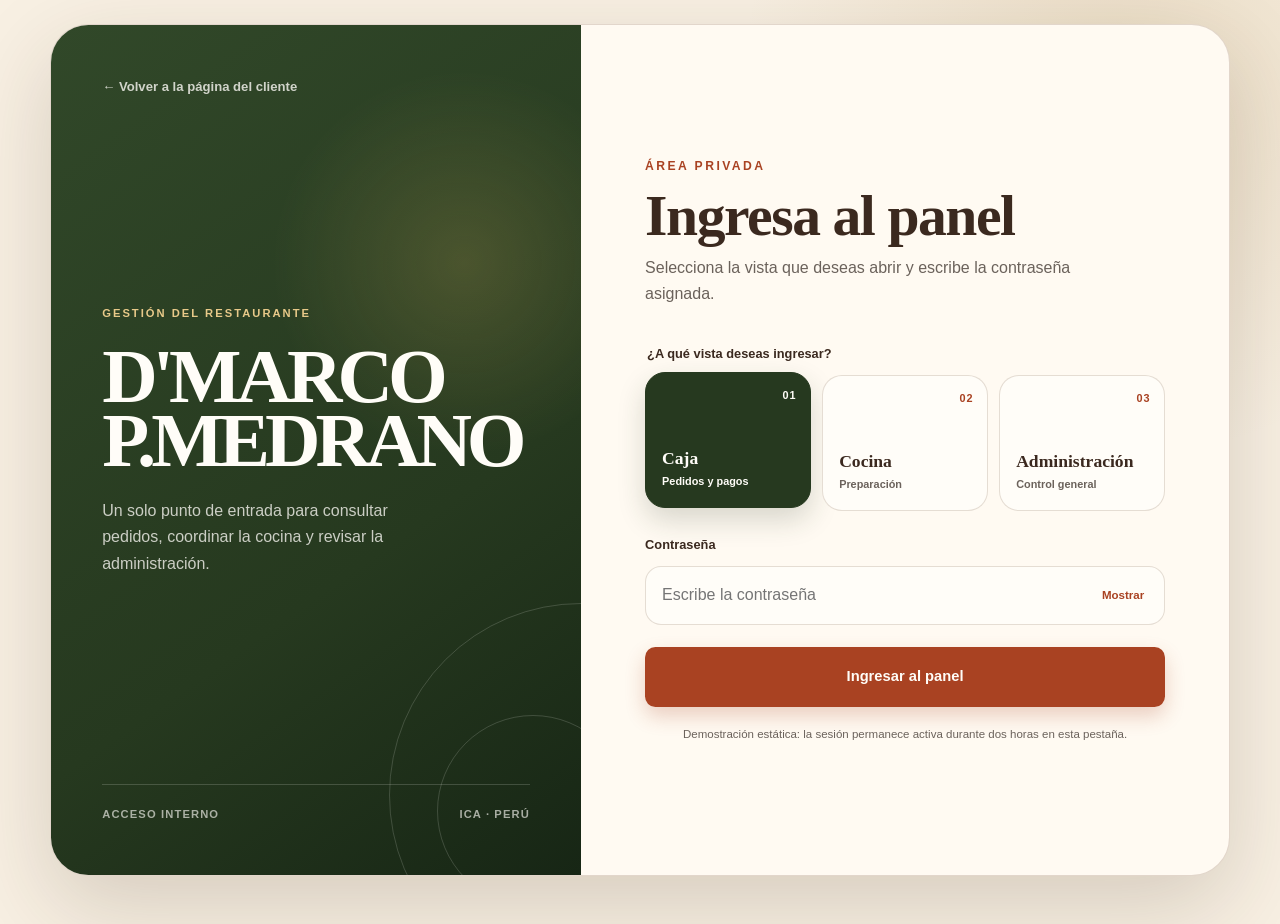
<file: acceso.html>
<!doctype html>
<html lang="es">
  <head>
    <meta charset="UTF-8">
    <meta name="viewport" content="width=device-width, initial-scale=1.0">
    <meta name="description" content="Acceso interno a Caja, Cocina y Administración de D'MARCO P.MEDRANO.">
    <meta name="robots" content="noindex, nofollow">
    <title>Acceso interno | D'MARCO P.MEDRANO</title>
    <link rel="stylesheet" href="css/styles.css">
    <link rel="stylesheet" href="css/access.css">
    <script src="js/auth.js"></script>
    <script src="js/login.js" defer></script>
  </head>
  <body class="acceso-page">
    <a class="skip-link" href="#formulario-acceso">Saltar al formulario de acceso</a>

    <main class="acceso-principal">
      <section class="acceso-presentacion" aria-labelledby="acceso-marca">
        <a class="acceso-volver" href="index.html">← Volver a la página del cliente</a>

        <div class="acceso-presentacion__contenido">
          <p class="acceso-etiqueta">Gestión del restaurante</p>
          <h1 id="acceso-marca">D'MARCO<br>P.MEDRANO</h1>
          <p>
            Un solo punto de entrada para consultar pedidos, coordinar la cocina y revisar la
            administración.
          </p>
        </div>

        <div class="acceso-presentacion__pie">
          <span>Acceso interno</span>
          <span>Ica · Perú</span>
        </div>
      </section>

      <section class="acceso-panel" aria-labelledby="titulo-acceso">
        <div class="acceso-panel__encabezado">
          <p class="etiqueta">Área privada</p>
          <h2 id="titulo-acceso">Ingresa al panel</h2>
          <p>Selecciona la vista que deseas abrir y escribe la contraseña asignada.</p>
        </div>

        <form class="acceso-formulario" id="formulario-acceso" novalidate>
          <fieldset class="acceso-vistas">
            <legend>¿A qué vista deseas ingresar?</legend>

            <label class="acceso-vista">
              <input type="radio" name="vista" value="caja" checked>
              <span aria-hidden="true">01</span>
              <strong>Caja</strong>
              <small>Pedidos y pagos</small>
            </label>

            <label class="acceso-vista">
              <input type="radio" name="vista" value="cocina">
              <span aria-hidden="true">02</span>
              <strong>Cocina</strong>
              <small>Preparación</small>
            </label>

            <label class="acceso-vista">
              <input type="radio" name="vista" value="admin">
              <span aria-hidden="true">03</span>
              <strong>Administración</strong>
              <small>Control general</small>
            </label>
          </fieldset>

          <div class="acceso-campo">
            <label for="clave-acceso">Contraseña</label>
            <div class="acceso-clave">
              <input
                id="clave-acceso"
                name="clave"
                type="password"
                autocomplete="current-password"
                placeholder="Escribe la contraseña"
                required
              >
              <button
                id="alternar-clave"
                type="button"
                aria-label="Mostrar u ocultar la contraseña"
                aria-pressed="false"
              >
                Mostrar
              </button>
            </div>
          </div>

          <p class="acceso-mensaje" id="mensaje-acceso" role="status" aria-live="polite" hidden></p>

          <button class="boton boton--principal acceso-ingresar" id="boton-ingresar" type="submit">
            Ingresar al panel
          </button>

          <p class="acceso-nota">
            Demostración estática: la sesión permanece activa durante dos horas en esta pestaña.
          </p>
        </form>
      </section>
    </main>
  </body>
</html>
</file>
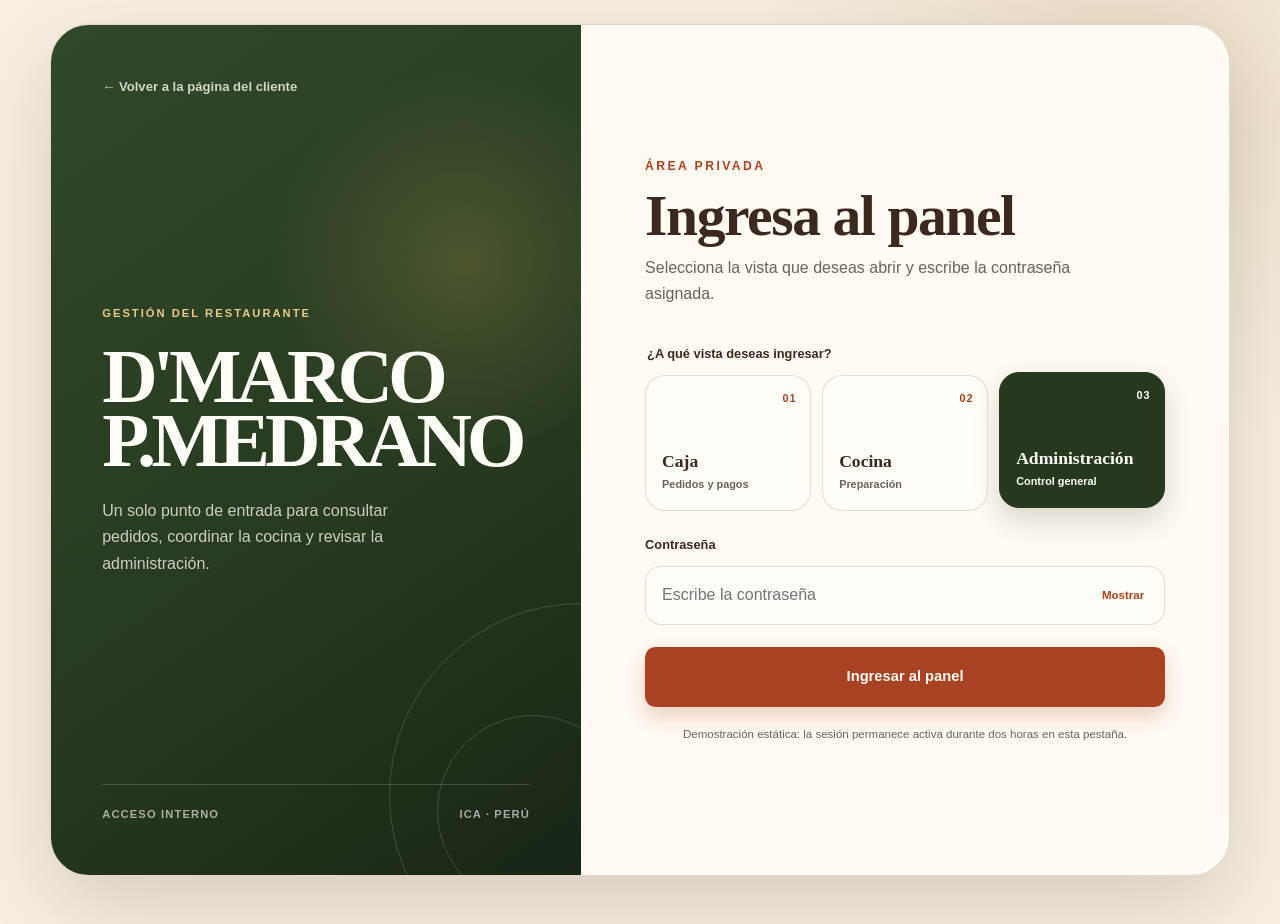
<file: admin.html>
<!doctype html>
<html lang="es" class="acceso-verificando">
  <head>
    <meta charset="UTF-8">
    <meta name="viewport" content="width=device-width, initial-scale=1.0">
    <meta name="description" content="Administración demostrativa de D'MARCO P.MEDRANO.">
    <meta name="robots" content="noindex, nofollow">
    <title>Administración | D'MARCO P.MEDRANO</title>
    <script src="js/auth.js"></script>
    <link rel="stylesheet" href="css/styles.css">
    <link rel="stylesheet" href="css/panels.css">
    <script src="js/data.js" defer></script>
    <script src="js/store.js" defer></script>
    <script src="js/admin.js" defer></script>
  </head>
  <body class="panel-page">
    <header class="panel-header">
      <div class="contenedor panel-header__contenido">
        <a class="marca" href="index.html" aria-label="Volver a la vista del cliente">
          <span class="marca__nombre">D'MARCO P.MEDRANO</span>
          <span class="marca__descripcion">Sistema interno</span>
        </a>
        <div class="panel-header__acciones">
          <nav class="panel-navegacion" aria-label="Cambiar vista">
            <a href="index.html">Cliente</a>
            <a href="caja.html">Caja</a>
            <a href="cocina.html">Cocina</a>
            <a class="activo" href="admin.html">Administración</a>
          </nav>
          <button class="panel-cerrar-sesion" type="button" data-cerrar-sesion>Cerrar sesión</button>
        </div>
      </div>
    </header>

    <main class="panel-main">
      <section class="panel-portada">
        <div>
          <p class="etiqueta">Configuración y resultados</p>
          <h1>Administración</h1>
          <p>Simula cambios de precios, disponibilidad, personalización y reportes locales.</p>
        </div>
        <button class="boton boton--secundario" id="restaurar-productos" type="button">
          Restaurar datos originales
        </button>
      </section>

      <section class="resumen-operativo resumen-operativo--admin" aria-label="Resumen administrativo">
        <article class="tarjeta-metrica">
          <span>Total de pedidos</span>
          <strong id="admin-total-pedidos">0</strong>
        </article>
        <article class="tarjeta-metrica">
          <span>Ventas simuladas</span>
          <strong id="admin-ventas">S/ 0.00</strong>
        </article>
        <article class="tarjeta-metrica">
          <span>Mesas atendidas</span>
          <strong id="admin-mesas">0</strong>
        </article>
        <article class="tarjeta-metrica">
          <span>Pedidos pagados</span>
          <strong id="admin-pagados">0</strong>
        </article>
        <article class="tarjeta-metrica">
          <span>Pagos por validar</span>
          <strong id="admin-pendientes">0</strong>
        </article>
        <article class="tarjeta-metrica">
          <span>Stock de menús</span>
          <strong id="admin-stock-menus">0</strong>
        </article>
      </section>

      <section class="panel-bloque panel-bloque--productos" aria-labelledby="titulo-admin-productos">
        <div class="panel-bloque__encabezado">
          <div>
            <p class="etiqueta">Carta local</p>
            <h2 id="titulo-admin-productos">Productos y stock</h2>
          </div>
          <div class="filtros-admin" role="group" aria-label="Filtrar productos">
            <button class="activo" type="button" data-filtro-admin="todos">Todos</button>
            <button type="button" data-filtro-admin="menu">Menús</button>
            <button type="button" data-filtro-admin="adicional">Adicionales</button>
          </div>
        </div>
        <div class="productos-admin" id="productos-admin"></div>
      </section>

      <section class="reportes-admin" aria-label="Reportes básicos">
        <article class="panel-bloque">
          <div class="panel-bloque__encabezado">
            <h2>Productos más solicitados</h2>
          </div>
          <ol class="ranking-productos" id="ranking-productos"></ol>
        </article>

        <article class="panel-bloque">
          <div class="panel-bloque__encabezado">
            <h2>Métodos de pago</h2>
          </div>
          <div class="metodos-pago-grid" id="reporte-metodos"></div>
        </article>
      </section>
    </main>

    <div class="carrito-capa" id="admin-opciones-capa" hidden></div>
    <aside
      class="detalle-operativo"
      id="admin-opciones"
      aria-labelledby="admin-opciones-titulo"
      aria-hidden="true"
    >
      <div class="detalle-operativo__encabezado">
        <div>
          <p class="etiqueta">Personalización del producto</p>
          <h2 id="admin-opciones-titulo">Opciones</h2>
        </div>
        <button class="detalle-cerrar" id="cerrar-admin-opciones" type="button" aria-label="Cerrar opciones">×</button>
      </div>
      <div class="detalle-operativo__cuerpo" id="admin-opciones-cuerpo"></div>
    </aside>

    <div class="notificacion" id="notificacion-admin" role="status" aria-live="polite" hidden></div>
  </body>
</html>
</file>
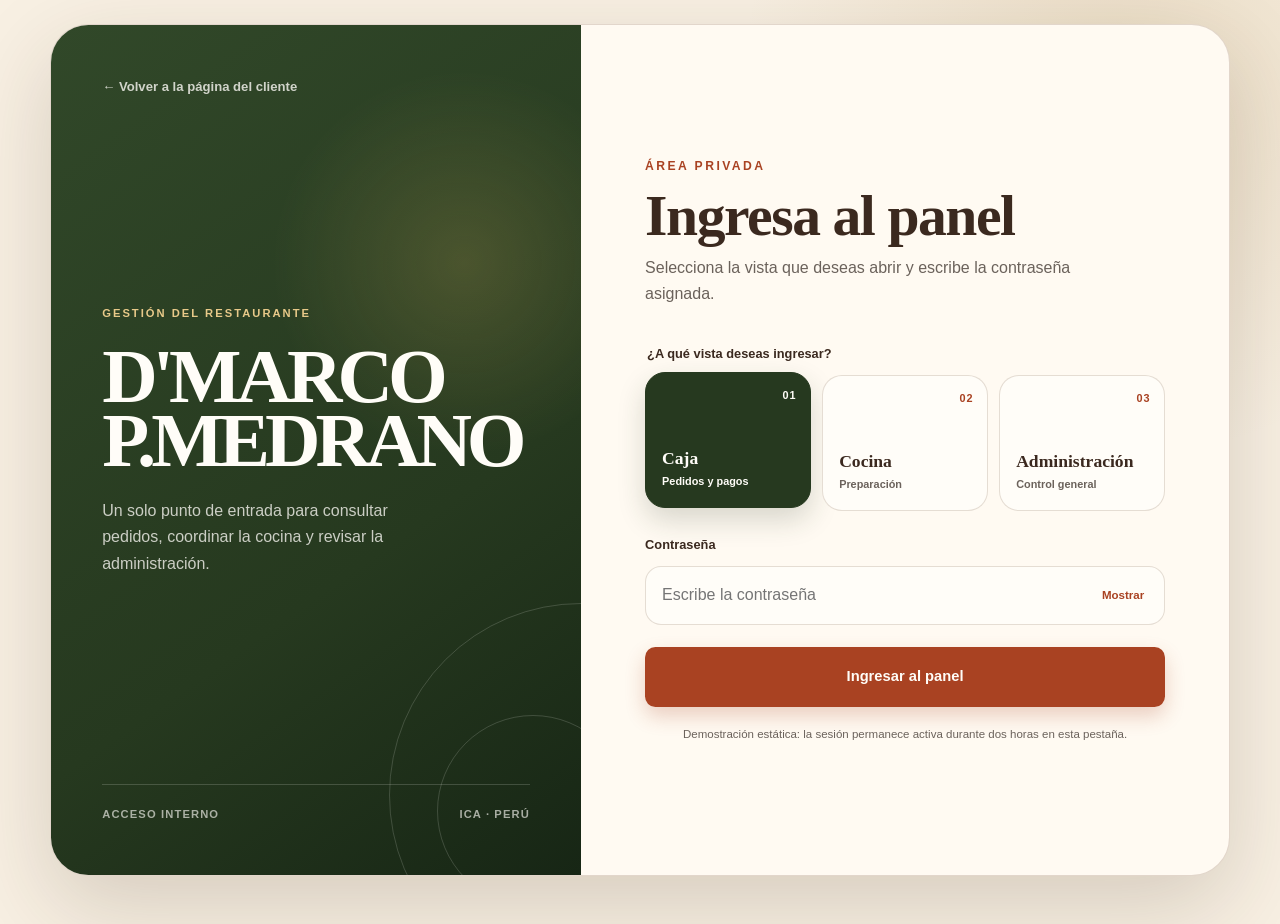
<file: caja.html>
<!doctype html>
<html lang="es" class="acceso-verificando">
  <head>
    <meta charset="UTF-8">
    <meta name="viewport" content="width=device-width, initial-scale=1.0">
    <meta name="description" content="Vista demostrativa de caja de D'MARCO P.MEDRANO.">
    <meta name="robots" content="noindex, nofollow">
    <title>Caja | D'MARCO P.MEDRANO</title>
    <script src="js/auth.js"></script>
    <link rel="stylesheet" href="css/styles.css">
    <link rel="stylesheet" href="css/panels.css">
    <script src="js/data.js" defer></script>
    <script src="js/store.js" defer></script>
    <script src="js/caja.js" defer></script>
  </head>
  <body class="panel-page">
    <header class="panel-header">
      <div class="contenedor panel-header__contenido">
        <a class="marca" href="index.html" aria-label="Volver a la vista del cliente">
          <span class="marca__nombre">D'MARCO P.MEDRANO</span>
          <span class="marca__descripcion">Sistema interno</span>
        </a>
        <div class="panel-header__acciones">
          <nav class="panel-navegacion" aria-label="Cambiar vista">
            <a href="index.html">Cliente</a>
            <a class="activo" href="caja.html">Caja</a>
            <a href="cocina.html">Cocina</a>
            <a href="admin.html">Administración</a>
          </nav>
          <button class="panel-cerrar-sesion" type="button" data-cerrar-sesion>Cerrar sesión</button>
        </div>
      </div>
    </header>

    <main class="panel-main">
      <section class="panel-portada">
        <div>
          <p class="etiqueta">Control de pedidos y pagos</p>
          <h1>Vista de caja</h1>
          <p>Consulta pedidos de mesa o delivery y registra sus operaciones durante la demostración.</p>
        </div>
        <span class="panel-actualizacion" id="caja-actualizacion">Estado local actualizado</span>
      </section>

      <section class="resumen-operativo" aria-label="Resumen de caja">
        <article class="tarjeta-metrica">
          <span>Mesas ocupadas</span>
          <strong id="metrica-mesas">0</strong>
        </article>
        <article class="tarjeta-metrica">
          <span>Pedidos recibidos</span>
          <strong id="metrica-recibidos">0</strong>
        </article>
        <article class="tarjeta-metrica">
          <span>Pedidos listos</span>
          <strong id="metrica-listos">0</strong>
        </article>
        <article class="tarjeta-metrica">
          <span>Pagos por validar</span>
          <strong id="metrica-entregados">0</strong>
        </article>
        <article class="tarjeta-metrica">
          <span>Pedidos pagados</span>
          <strong id="metrica-pagados">0</strong>
        </article>
        <article class="tarjeta-metrica">
          <span>Ventas simuladas</span>
          <strong id="metrica-ventas">S/ 0.00</strong>
        </article>
      </section>

      <section class="panel-bloque" aria-labelledby="titulo-tabla-pedidos">
        <div class="panel-bloque__encabezado">
          <h2 id="titulo-tabla-pedidos">Pedidos registrados</h2>
          <span id="cantidad-pedidos">0 pedidos</span>
        </div>
        <div class="tabla-contenedor">
          <table class="tabla-panel">
            <thead>
              <tr>
                <th>Código</th>
                <th>Mesa / entrega</th>
                <th>Hora</th>
                <th>Total</th>
                <th>Estado del pedido</th>
                <th>Estado del pago</th>
                <th>Método</th>
                <th>Detalle</th>
              </tr>
            </thead>
            <tbody id="tabla-pedidos"></tbody>
          </table>
        </div>
      </section>
    </main>

    <div class="carrito-capa" id="detalle-caja-capa" hidden></div>
    <aside
      class="detalle-operativo"
      id="detalle-caja"
      aria-labelledby="detalle-caja-titulo"
      aria-hidden="true"
    >
      <div class="detalle-operativo__encabezado">
        <div>
          <p class="etiqueta">Detalle del pedido</p>
          <h2 id="detalle-caja-titulo">Pedido</h2>
        </div>
        <button class="detalle-cerrar" id="cerrar-detalle-caja" type="button" aria-label="Cerrar detalle">×</button>
      </div>
      <div class="detalle-operativo__cuerpo" id="detalle-caja-cuerpo"></div>
    </aside>

    <div class="notificacion" id="notificacion-caja" role="status" aria-live="polite" hidden></div>
  </body>
</html>
</file>
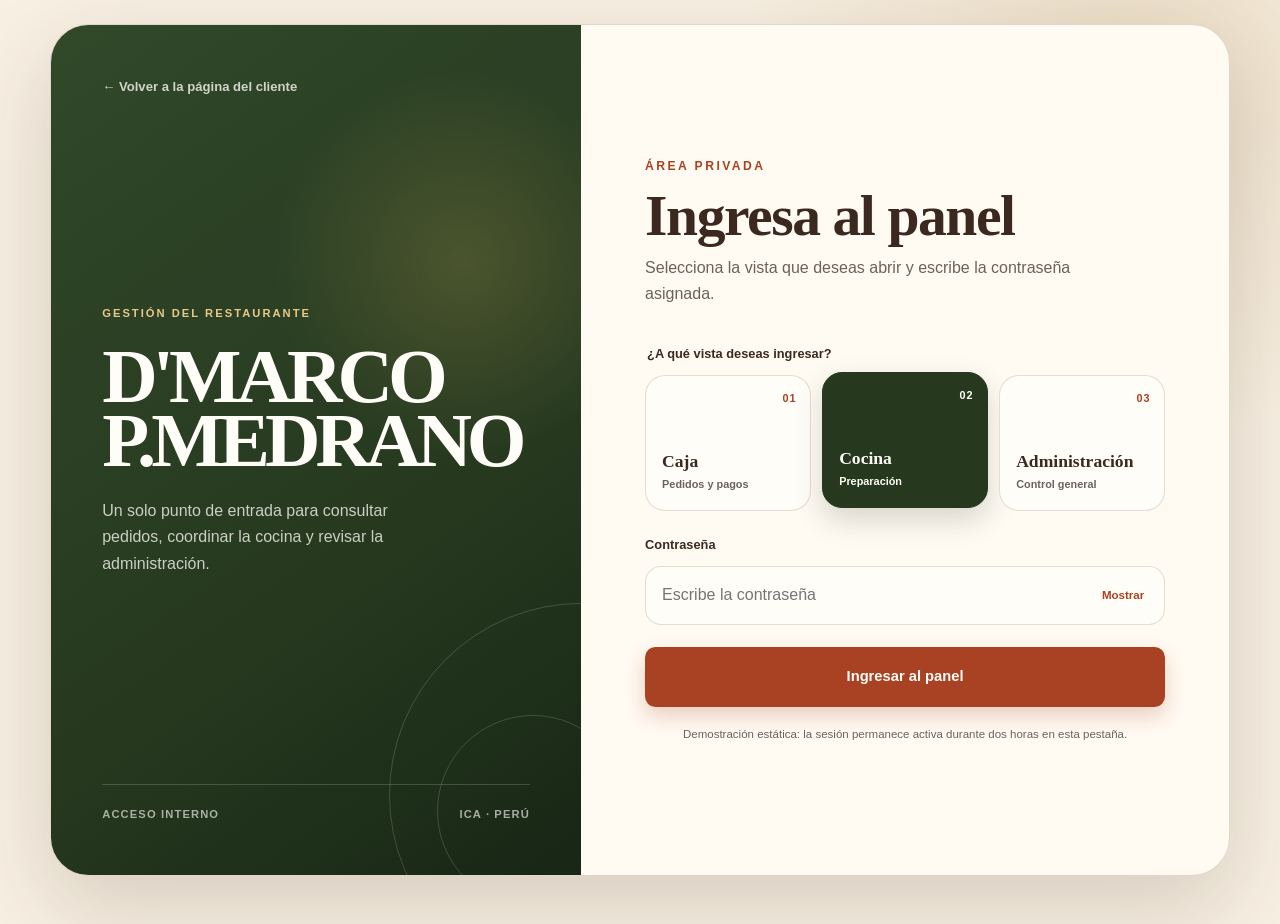
<file: cocina.html>
<!doctype html>
<html lang="es" class="acceso-verificando">
  <head>
    <meta charset="UTF-8">
    <meta name="viewport" content="width=device-width, initial-scale=1.0">
    <meta name="description" content="Tablero demostrativo de cocina de D'MARCO P.MEDRANO.">
    <meta name="robots" content="noindex, nofollow">
    <title>Cocina | D'MARCO P.MEDRANO</title>
    <script src="js/auth.js"></script>
    <link rel="stylesheet" href="css/styles.css">
    <link rel="stylesheet" href="css/panels.css">
    <script src="js/data.js" defer></script>
    <script src="js/store.js" defer></script>
    <script src="js/cocina.js" defer></script>
  </head>
  <body class="panel-page">
    <header class="panel-header">
      <div class="contenedor panel-header__contenido">
        <a class="marca" href="index.html" aria-label="Volver a la vista del cliente">
          <span class="marca__nombre">D'MARCO P.MEDRANO</span>
          <span class="marca__descripcion">Sistema interno</span>
        </a>
        <div class="panel-header__acciones">
          <nav class="panel-navegacion" aria-label="Cambiar vista">
            <a href="index.html">Cliente</a>
            <a href="caja.html">Caja</a>
            <a class="activo" href="cocina.html">Cocina</a>
            <a href="admin.html">Administración</a>
          </nav>
          <button class="panel-cerrar-sesion" type="button" data-cerrar-sesion>Cerrar sesión</button>
        </div>
      </div>
    </header>

    <main class="panel-main">
      <section class="panel-portada">
        <div>
          <p class="etiqueta">Seguimiento de preparación</p>
          <h1>Vista de cocina</h1>
          <p>
            Aquí aparecen únicamente los pedidos cuyo pago fue validado por Caja.
            Los cambios de preparación se reflejan automáticamente.
          </p>
        </div>
        <span class="panel-actualizacion" id="cocina-actualizacion">Tablero actualizado</span>
      </section>

      <section class="tablero-cocina" aria-label="Tablero de pedidos">
        <section class="columna-cocina columna-cocina--pendiente" aria-labelledby="titulo-pendientes">
          <div class="columna-cocina__encabezado">
            <h2 id="titulo-pendientes">Pendientes</h2>
            <span id="cantidad-pendientes">0</span>
          </div>
          <div class="columna-cocina__lista" id="pedidos-pendientes"></div>
        </section>

        <section class="columna-cocina columna-cocina--preparando" aria-labelledby="titulo-preparando">
          <div class="columna-cocina__encabezado">
            <h2 id="titulo-preparando">Preparando</h2>
            <span id="cantidad-preparando">0</span>
          </div>
          <div class="columna-cocina__lista" id="pedidos-preparando"></div>
        </section>

        <section class="columna-cocina columna-cocina--listo" aria-labelledby="titulo-listos">
          <div class="columna-cocina__encabezado">
            <h2 id="titulo-listos">Listos / entregados</h2>
            <span id="cantidad-listos">0</span>
          </div>
          <div class="columna-cocina__lista" id="pedidos-listos"></div>
        </section>
      </section>
    </main>

    <div class="notificacion" id="notificacion-cocina" role="status" aria-live="polite" hidden></div>
  </body>
</html>
</file>
<file: css/styles.css>
/* =========================================================
   1. VARIABLES EDITABLES
   Cambia aquí colores, tipografías, tamaños y sombras.
   ========================================================= */
:root {
  --color-crema: #f8f0e3;
  --color-crema-claro: #fffaf2;
  --color-beige: #eadbc4;
  --color-beige-oscuro: #d9c29c;
  --color-terracota: #a94222;
  --color-terracota-oscuro: #813018;
  --color-marron: #6d4931;
  --color-marron-oscuro: #3b291f;
  --color-dorado: #b59150;
  --color-verde: #26391f;
  --color-verde-claro: #38502f;
  --color-blanco-calido: #fffdf8;
  --color-texto: #332b26;
  --color-texto-suave: #6b625b;
  --color-borde: rgba(109, 73, 49, 0.18);
  --color-whatsapp: #178c4a;

  --fuente-titulos: Georgia, "Times New Roman", serif;
  --fuente-textos: "Segoe UI", Tahoma, Geneva, Verdana, sans-serif;

  --ancho-contenido: 1180px;
  --radio-pequeno: 0.65rem;
  --radio-medio: 1rem;
  --radio-grande: 1.5rem;
  --sombra-suave: 0 12px 32px rgba(61, 39, 24, 0.09);
  --sombra-media: 0 18px 45px rgba(61, 39, 24, 0.16);
  --transicion: 180ms ease;
}

/* =========================================================
   2. BASE Y NORMALIZACIÓN
   ========================================================= */
*,
*::before,
*::after {
  box-sizing: border-box;
}

html {
  scroll-behavior: smooth;
  scroll-padding-top: 5.75rem;
}

body {
  min-width: 320px;
  margin: 0;
  overflow-x: hidden;
  color: var(--color-texto);
  background:
    radial-gradient(circle at 15% 10%, rgba(181, 145, 80, 0.08), transparent 22rem),
    var(--color-crema-claro);
  font-family: var(--fuente-textos);
  font-size: 1rem;
  font-weight: 500;
  line-height: 1.65;
  -webkit-font-smoothing: antialiased;
}

body.modal-abierto,
body.carrito-abierto {
  overflow: hidden;
}

img {
  display: block;
  max-width: 100%;
}

a {
  color: inherit;
  text-decoration: none;
}

button,
input,
textarea,
select {
  font: inherit;
}

button,
a {
  -webkit-tap-highlight-color: transparent;
}

button {
  color: inherit;
}

ul {
  margin: 0;
  padding: 0;
  list-style: none;
}

p,
h1,
h2,
h3 {
  margin-top: 0;
}

h1,
h2,
h3 {
  color: var(--color-marron-oscuro);
  font-family: var(--fuente-titulos);
  font-weight: 600;
  line-height: 1.12;
}

h1 {
  max-width: 14ch;
  margin-bottom: 1.4rem;
  font-size: clamp(3rem, 5.7vw, 5.35rem);
  letter-spacing: -0.035em;
}

h2 {
  margin-bottom: 1rem;
  font-size: clamp(2.15rem, 3.6vw, 3.5rem);
  letter-spacing: -0.025em;
}

h3 {
  margin-bottom: 0.6rem;
  font-size: 1.45rem;
}

:focus-visible {
  outline: 3px solid var(--color-dorado);
  outline-offset: 4px;
}

::selection {
  color: var(--color-blanco-calido);
  background: var(--color-terracota);
}

[hidden] {
  display: none !important;
}

.contenedor {
  width: min(calc(100% - 3rem), var(--ancho-contenido));
  margin-inline: auto;
}

.seccion {
  padding-block: 6.5rem;
}

.skip-link {
  position: fixed;
  top: 0.75rem;
  left: 0.75rem;
  z-index: 2000;
  padding: 0.7rem 1rem;
  border-radius: var(--radio-pequeno);
  color: var(--color-blanco-calido);
  background: var(--color-terracota);
  font-weight: 700;
  transform: translateY(-160%);
}

.skip-link:focus {
  transform: translateY(0);
}

.etiqueta {
  margin-bottom: 0.75rem;
  color: var(--color-terracota);
  font-size: 0.76rem;
  font-weight: 800;
  letter-spacing: 0.2em;
  text-transform: uppercase;
}

.encabezado-seccion {
  max-width: 760px;
  margin: 0 auto 3rem;
  text-align: center;
}

.encabezado-seccion > p:last-child {
  max-width: 620px;
  margin-right: auto;
  margin-bottom: 0;
  margin-left: auto;
  color: var(--color-texto-suave);
}

/* =========================================================
   3. BOTONES
   ========================================================= */
.boton {
  display: inline-flex;
  min-height: 3rem;
  align-items: center;
  justify-content: center;
  gap: 0.55rem;
  padding: 0.78rem 1.25rem;
  border: 1px solid transparent;
  border-radius: var(--radio-pequeno);
  font-size: 0.92rem;
  font-weight: 750;
  line-height: 1.2;
  cursor: pointer;
  transition:
    color var(--transicion),
    background-color var(--transicion),
    border-color var(--transicion),
    transform var(--transicion),
    box-shadow var(--transicion);
}

.boton:hover {
  transform: translateY(-2px);
}

.boton--principal {
  color: var(--color-blanco-calido);
  background: var(--color-terracota);
  box-shadow: 0 9px 20px rgba(169, 66, 34, 0.24);
}

.boton--principal:hover {
  background: var(--color-terracota-oscuro);
  box-shadow: 0 12px 24px rgba(129, 48, 24, 0.28);
}

.boton--secundario {
  color: var(--color-verde);
  border-color: rgba(38, 57, 31, 0.32);
  background: var(--color-blanco-calido);
}

.boton--secundario:hover {
  border-color: var(--color-verde);
  background: var(--color-crema);
}

.grupo-botones {
  display: flex;
  flex-wrap: wrap;
  gap: 0.85rem;
}

/* =========================================================
   4. ENCABEZADO Y NAVEGACIÓN
   ========================================================= */
.site-header {
  position: sticky;
  top: 0;
  z-index: 1000;
  box-shadow: 0 6px 24px rgba(34, 28, 21, 0.12);
}

.pie-pagina__inferior a {
  transition: color var(--transicion);
}

.pie-pagina__inferior a:hover {
  color: #e2bf7b;
}

.navegacion-principal {
  border-bottom: 1px solid rgba(109, 73, 49, 0.12);
  background: rgba(255, 250, 242, 0.97);
  backdrop-filter: blur(14px);
}

.navegacion-principal__contenido {
  display: grid;
  min-height: 5.2rem;
  grid-template-columns: auto 1fr auto;
  align-items: center;
  gap: 2rem;
}

.marca {
  display: inline-flex;
  flex-direction: column;
  align-items: center;
  color: var(--color-marron-oscuro);
  line-height: 1;
}

.marca__nombre {
  font-family: var(--fuente-titulos);
  font-size: 1.55rem;
  font-weight: 700;
  letter-spacing: 0.015em;
}

.marca__descripcion {
  margin-top: 0.35rem;
  color: var(--color-terracota);
  font-size: 0.62rem;
  font-weight: 800;
  letter-spacing: 0.18em;
  text-transform: uppercase;
}

.menu-principal {
  justify-self: center;
}

.menu-principal ul {
  display: flex;
  align-items: center;
  gap: clamp(1rem, 2vw, 1.8rem);
}

.menu-principal a {
  position: relative;
  display: block;
  padding-block: 0.85rem;
  font-family: var(--fuente-titulos);
  font-size: 0.98rem;
}

.menu-principal a::after {
  position: absolute;
  right: 0;
  bottom: 0.45rem;
  left: 0;
  height: 2px;
  background: var(--color-terracota);
  content: "";
  transform: scaleX(0);
  transition: transform var(--transicion);
}

.menu-principal a:hover::after,
.menu-principal a.activo::after {
  transform: scaleX(1);
}

.boton-menu {
  display: none;
  width: 3rem;
  height: 3rem;
  padding: 0.7rem;
  border: 1px solid var(--color-borde);
  border-radius: var(--radio-pequeno);
  background: transparent;
  cursor: pointer;
}

.boton-menu span {
  display: block;
  width: 100%;
  height: 2px;
  margin-block: 0.3rem;
  background: var(--color-marron-oscuro);
}

/* =========================================================
   5. PORTADA
   ========================================================= */
.hero {
  color: var(--color-blanco-calido);
  background: var(--color-verde);
}

.hero__imagen {
  position: relative;
  min-height: min(690px, calc(100vh - 5.2rem));
  display: flex;
  align-items: center;
  overflow: hidden;
  isolation: isolate;
  background-color: #59402b;
  background-image:
    linear-gradient(90deg, rgba(25, 24, 16, 0.91) 0%, rgba(25, 24, 16, 0.65) 45%, rgba(25, 24, 16, 0.18) 78%),
    url("../assets/images/hero/portada-principal.png");
  background-position: center;
  background-size: cover;
}

.hero__imagen::before {
  position: absolute;
  z-index: -1;
  inset: 1.25rem;
  border: 1px solid rgba(255, 250, 242, 0.2);
  border-radius: var(--radio-medio);
  content: "";
  pointer-events: none;
}

.hero__imagen::after {
  position: absolute;
  z-index: -1;
  right: -6rem;
  bottom: -11rem;
  width: 34rem;
  height: 34rem;
  border: 1px solid rgba(255, 250, 242, 0.15);
  border-radius: 50%;
  box-shadow:
    0 0 0 4rem rgba(255, 250, 242, 0.025),
    0 0 0 8rem rgba(255, 250, 242, 0.02);
  content: "";
}

.hero__contenido {
  padding-block: 6.5rem;
}

.hero .etiqueta {
  color: #e8c989;
}

.hero h1 {
  color: var(--color-blanco-calido);
  text-wrap: balance;
}

.hero__contenido > p:not(.etiqueta) {
  max-width: 52ch;
  margin-bottom: 2rem;
  color: rgba(255, 253, 248, 0.9);
  font-size: 1.08rem;
}

/* =========================================================
   6. VALORES
   ========================================================= */
.valores {
  position: relative;
  padding-block: 4.7rem;
  background: var(--color-crema);
}

.valores__lista {
  display: grid;
  grid-template-columns: repeat(4, 1fr);
  gap: 1rem;
}

.valor {
  display: flex;
  min-height: 100%;
  align-items: flex-start;
  gap: 1rem;
  padding: 1.45rem;
  border: 1px solid var(--color-borde);
  border-radius: var(--radio-medio);
  background: rgba(255, 253, 248, 0.76);
}

.valor__icono {
  display: grid;
  width: 2.8rem;
  height: 2.8rem;
  flex: 0 0 2.8rem;
  place-items: center;
  border: 1px solid rgba(181, 145, 80, 0.4);
  border-radius: 50%;
  color: var(--color-verde);
  background: #ead9b5;
  font-size: 1.15rem;
}

.valor h3 {
  margin-top: 0.05rem;
  font-size: 1.12rem;
}

.valor p {
  margin-bottom: 0;
  color: var(--color-texto-suave);
  font-size: 0.87rem;
  line-height: 1.5;
}

/* =========================================================
   7. CATEGORÍAS DESTACADAS
   ========================================================= */
.categorias {
  background: var(--color-blanco-calido);
}

.categorias__cuadricula {
  display: grid;
  grid-template-columns: repeat(3, 1fr);
  gap: 1.35rem;
}

.categoria {
  overflow: hidden;
  border: 1px solid var(--color-borde);
  border-radius: var(--radio-grande);
  background: var(--color-crema-claro);
  box-shadow: var(--sombra-suave);
  transition:
    transform var(--transicion),
    box-shadow var(--transicion);
}

.categoria:hover {
  box-shadow: var(--sombra-media);
  transform: translateY(-5px);
}

.categoria__imagen {
  position: relative;
  min-height: 235px;
  overflow: hidden;
  background-color: var(--color-beige);
  background-position: center;
  background-size: cover;
  transition: transform 450ms ease;
}

.categoria:hover .categoria__imagen {
  transform: scale(1.025);
}

.categoria--menus .categoria__imagen {
  background-color: #7a3624;
  background-image:
    linear-gradient(135deg, rgba(129, 48, 24, 0.18), rgba(38, 57, 31, 0.5)),
    url("../assets/images/menus/menu-aji-gallina.png");
}

.categoria--adicionales .categoria__imagen {
  background-color: #755837;
  background-image:
    linear-gradient(135deg, rgba(38, 57, 31, 0.08), rgba(38, 57, 31, 0.58)),
    url("../assets/images/adicionales/adicional-sopa.png");
}

.categoria--servicios .categoria__imagen {
  background-color: #604735;
  background-image:
    linear-gradient(135deg, rgba(181, 145, 80, 0.14), rgba(59, 41, 31, 0.62)),
    url("../assets/images/servicios/categoria-servicios.png");
}

.categoria__contenido {
  padding: 1.6rem;
}

.categoria__contenido h3 {
  font-size: 1.75rem;
}

.categoria__contenido p {
  min-height: 3.1em;
  margin-bottom: 1rem;
  color: var(--color-texto-suave);
}

.categoria__contenido a {
  color: var(--color-terracota);
  font-size: 0.88rem;
  font-weight: 800;
}

.categoria__contenido a span {
  display: inline-block;
  margin-left: 0.3rem;
  transition: transform var(--transicion);
}

.categoria__contenido a:hover span {
  transform: translateX(4px);
}

/* =========================================================
   8. CARTA, FILTROS Y TARJETAS DINÁMICAS
   Las tarjetas aparecerán en la Etapa 6.
   ========================================================= */
.carta {
  background:
    linear-gradient(rgba(234, 219, 196, 0.75), rgba(248, 240, 227, 0.94)),
    var(--color-crema);
}

.filtros {
  display: flex;
  justify-content: center;
  gap: 0.65rem;
  margin-bottom: 3.7rem;
}

.filtro {
  min-height: 2.85rem;
  padding: 0.65rem 1.25rem;
  border: 1px solid var(--color-borde);
  border-radius: 3rem;
  color: var(--color-marron);
  background: var(--color-blanco-calido);
  font-weight: 750;
  cursor: pointer;
  transition:
    color var(--transicion),
    background-color var(--transicion),
    border-color var(--transicion),
    transform var(--transicion);
}

.filtro:hover {
  border-color: var(--color-terracota);
  transform: translateY(-2px);
}

.filtro.activo,
.filtro[aria-pressed="true"] {
  color: var(--color-blanco-calido);
  border-color: var(--color-terracota);
  background: var(--color-terracota);
}

.grupo-productos + .grupo-productos {
  margin-top: 5rem;
}

.grupo-productos__encabezado {
  display: flex;
  align-items: end;
  justify-content: space-between;
  gap: 2rem;
  margin-bottom: 1.6rem;
  padding-bottom: 0.9rem;
  border-bottom: 1px solid var(--color-borde);
}

.grupo-productos__encabezado h3 {
  margin-bottom: 0;
  font-size: 2rem;
}

.grupo-productos__encabezado h4 {
  margin-bottom: 0;
  font-size: 1.55rem;
}

.grupo-productos__encabezado p {
  margin-bottom: 0.15rem;
  color: var(--color-texto-suave);
  font-size: 0.9rem;
}

.grupo-productos__encabezado--interno {
  margin-top: 2.75rem;
}

.carrusel-controles {
  display: flex;
  flex: 0 0 auto;
  gap: 0.55rem;
}

.carrusel-controles button {
  display: grid;
  width: 2.9rem;
  height: 2.9rem;
  padding: 0;
  border: 1px solid var(--color-borde);
  border-radius: 50%;
  color: var(--color-marron-oscuro);
  background: var(--color-blanco-calido);
  box-shadow: var(--sombra-suave);
  font-size: 1.25rem;
  cursor: pointer;
  place-items: center;
  transition:
    color var(--transicion),
    border-color var(--transicion),
    background-color var(--transicion),
    transform var(--transicion);
}

.carrusel-controles button:hover {
  color: var(--color-blanco-calido);
  border-color: var(--color-terracota);
  background: var(--color-terracota);
  transform: translateY(-2px);
}

.productos-cuadricula {
  display: grid;
  min-height: 2rem;
  grid-auto-columns: calc(33.333% - 0.87rem);
  grid-auto-flow: column;
  grid-template-columns: none;
  gap: 1.3rem;
  overflow-x: auto;
  padding: 0.35rem 0.2rem 1.25rem;
  scroll-behavior: smooth;
  scroll-snap-type: x mandatory;
  scrollbar-color: var(--color-dorado) rgba(109, 73, 49, 0.08);
  scrollbar-width: thin;
}

.productos-cuadricula::-webkit-scrollbar {
  height: 0.45rem;
}

.productos-cuadricula::-webkit-scrollbar-track {
  border-radius: 2rem;
  background: rgba(109, 73, 49, 0.08);
}

.productos-cuadricula::-webkit-scrollbar-thumb {
  border-radius: 2rem;
  background: var(--color-dorado);
}

.tarjeta-producto {
  position: relative;
  display: flex;
  min-width: 0;
  height: 100%;
  flex-direction: column;
  overflow: hidden;
  isolation: isolate;
  border: 1px solid var(--color-borde);
  border-radius: var(--radio-medio);
  background: var(--color-blanco-calido);
  box-shadow: var(--sombra-suave);
  scroll-snap-align: start;
  transition:
    transform var(--transicion),
    box-shadow var(--transicion);
}

.tarjeta-producto::after {
  position: absolute;
  z-index: 3;
  border: 1px solid rgba(181, 145, 80, 0.64);
  border-radius: inherit;
  background:
    radial-gradient(circle at 20% 0%, rgba(255, 246, 215, 0.24), transparent 28%),
    linear-gradient(135deg, rgba(181, 145, 80, 0.12), transparent 35%);
  content: "";
  opacity: 0;
  pointer-events: none;
  inset: 0;
  transition: opacity 280ms ease;
}

.tarjeta-producto:hover {
  box-shadow:
    var(--sombra-media),
    0 0 28px rgba(181, 145, 80, 0.16);
  transform: translateY(-6px);
}

.tarjeta-producto:hover::after {
  opacity: 1;
}

.tarjeta-producto__imagen-contenedor {
  position: relative;
  aspect-ratio: 16 / 10;
  overflow: hidden;
  background:
    linear-gradient(135deg, rgba(169, 66, 34, 0.18), rgba(38, 57, 31, 0.42)),
    var(--color-beige);
}

.tarjeta-producto__imagen {
  width: 100%;
  height: 100%;
  object-fit: cover;
  transition: transform 450ms ease;
}

.tarjeta-producto:hover .tarjeta-producto__imagen {
  transform: scale(1.045);
}

.tarjeta-producto__categoria {
  position: absolute;
  top: 0.8rem;
  left: 0.8rem;
  padding: 0.32rem 0.65rem;
  border-radius: 2rem;
  color: var(--color-blanco-calido);
  background: rgba(38, 57, 31, 0.88);
  backdrop-filter: blur(8px);
  font-size: 0.66rem;
  font-weight: 800;
  letter-spacing: 0.08em;
  text-transform: uppercase;
}

.tarjeta-producto__contenido {
  display: flex;
  flex: 1;
  flex-direction: column;
  padding: 1.25rem;
}

.tarjeta-producto__encabezado {
  display: flex;
  align-items: start;
  justify-content: space-between;
  gap: 1rem;
}

.tarjeta-producto h4 {
  margin: 0;
  color: var(--color-marron-oscuro);
  font-family: var(--fuente-titulos);
  font-size: 1.35rem;
  font-weight: 700;
  line-height: 1.2;
}

.tarjeta-producto__precio {
  flex: 0 0 auto;
  color: var(--color-terracota);
  font-weight: 850;
}

.tarjeta-producto__descripcion {
  margin-block: 0.75rem 1rem;
  color: var(--color-texto-suave);
  font-size: 0.88rem;
  line-height: 1.55;
}

.tarjeta-producto__incluye {
  display: grid;
  gap: 0.38rem;
  margin: 0 0 1rem;
  color: var(--color-verde);
  font-size: 0.78rem;
  font-weight: 700;
}

.tarjeta-producto__incluye[hidden] {
  display: none;
}

.tarjeta-producto__incluye li {
  position: relative;
  padding-left: 1.15rem;
  line-height: 1.35;
}

.tarjeta-producto__incluye li::before {
  position: absolute;
  left: 0;
  color: var(--color-dorado);
  content: "✓";
  font-weight: 900;
}

.tarjeta-producto__acciones {
  display: flex;
  gap: 0.6rem;
  margin-top: auto;
}

.tarjeta-producto__acciones .boton {
  flex: 1;
  padding-inline: 0.75rem;
  font-size: 0.8rem;
}

.boton[disabled] {
  cursor: not-allowed;
  filter: grayscale(0.75);
  opacity: 0.55;
  transform: none;
}

.mensaje-sin-resultados {
  padding: 2rem;
  border: 1px dashed var(--color-beige-oscuro);
  border-radius: var(--radio-medio);
  color: var(--color-texto-suave);
  background: var(--color-blanco-calido);
  text-align: center;
}

/* =========================================================
   9. SERVICIOS
   ========================================================= */
.servicios {
  position: relative;
  overflow: hidden;
  background:
    radial-gradient(circle at 92% 8%, rgba(181, 145, 80, 0.16), transparent 24rem),
    var(--color-blanco-calido);
}

.servicios__cuadricula {
  display: grid;
  grid-template-columns: repeat(12, minmax(0, 1fr));
  gap: 1.15rem;
}

.tarjeta-servicio {
  position: relative;
  grid-column: span 4;
  min-height: 410px;
  display: flex;
  align-items: flex-end;
  overflow: hidden;
  border: 1px solid rgba(255, 253, 248, 0.35);
  border-radius: clamp(1.5rem, 3vw, 2.4rem);
  color: var(--color-blanco-calido);
  background: var(--color-verde-claro);
  box-shadow: 0 18px 45px rgba(49, 34, 23, 0.14);
  isolation: isolate;
  transition:
    transform 420ms cubic-bezier(0.2, 0.7, 0.2, 1),
    box-shadow 420ms ease;
}

.tarjeta-servicio:nth-child(1),
.tarjeta-servicio:nth-child(6) {
  grid-column: span 5;
}

.tarjeta-servicio:nth-child(2),
.tarjeta-servicio:nth-child(5) {
  grid-column: span 3;
}

.tarjeta-servicio::before {
  position: absolute;
  z-index: 1;
  inset: 0.8rem;
  border: 1px solid rgba(255, 253, 248, 0.28);
  border-radius: calc(clamp(1.5rem, 3vw, 2.4rem) - 0.45rem);
  pointer-events: none;
  content: "";
  opacity: 0;
  transform: scale(0.98);
  transition:
    opacity 320ms ease,
    transform 420ms ease;
}

.tarjeta-servicio__imagen {
  position: absolute;
  z-index: -2;
  width: 100%;
  height: 100%;
  inset: 0;
  object-fit: cover;
  transform: scale(1.015);
  transition: transform 700ms cubic-bezier(0.2, 0.7, 0.2, 1);
}

.tarjeta-servicio::after {
  position: absolute;
  z-index: -1;
  inset: 0;
  background:
    linear-gradient(135deg, rgba(169, 66, 34, 0.12), transparent 50%),
    linear-gradient(to top, rgba(28, 30, 21, 0.96), rgba(28, 30, 21, 0.1) 78%);
  content: "";
}

.tarjeta-servicio:hover {
  box-shadow: 0 28px 58px rgba(49, 34, 23, 0.22);
  transform: translateY(-8px);
}

.tarjeta-servicio:hover::before {
  opacity: 1;
  transform: scale(1);
}

.tarjeta-servicio:hover .tarjeta-servicio__imagen {
  transform: scale(1.09);
}

.tarjeta-servicio__contenido {
  position: relative;
  z-index: 2;
  width: 100%;
  padding: clamp(1.4rem, 2.7vw, 2rem);
}

.tarjeta-servicio__numero {
  width: 2.8rem;
  height: 2.8rem;
  display: inline-grid;
  place-items: center;
  margin-bottom: 1rem;
  border: 1px solid rgba(255, 253, 248, 0.55);
  border-radius: 50%;
  color: var(--color-blanco-calido);
  background: rgba(255, 253, 248, 0.12);
  font-size: 0.75rem;
  font-weight: 800;
  letter-spacing: 0.12em;
  backdrop-filter: blur(8px);
}

.tarjeta-servicio h3 {
  max-width: 15ch;
  margin-bottom: 0.55rem;
  color: var(--color-blanco-calido);
  font-size: clamp(1.5rem, 2.2vw, 2rem);
  line-height: 1.05;
}

.tarjeta-servicio p {
  max-width: 42ch;
  color: rgba(255, 253, 248, 0.86);
  font-size: 0.9rem;
}

.tarjeta-servicio .boton--secundario {
  border-color: rgba(255, 253, 248, 0.7);
  box-shadow: 0 8px 20px rgba(18, 18, 13, 0.16);
}

/* =========================================================
   10. HISTORIA
   ========================================================= */
.historia {
  position: relative;
  overflow: hidden;
  background:
    radial-gradient(circle at 12% 82%, rgba(169, 66, 34, 0.11), transparent 28rem),
    linear-gradient(145deg, var(--color-crema-claro), var(--color-crema));
}

.historia::before {
  position: absolute;
  top: 0.1em;
  right: -0.06em;
  color: rgba(109, 73, 49, 0.045);
  font-family: var(--fuente-titulos);
  font-size: clamp(9rem, 24vw, 22rem);
  font-weight: 800;
  line-height: 1;
  pointer-events: none;
  content: "ICA";
}

.historia__distribucion {
  position: relative;
  z-index: 1;
  display: grid;
  grid-template-columns: minmax(0, 1.12fr) minmax(0, 0.88fr);
  align-items: center;
  gap: clamp(2.5rem, 5vw, 5rem);
}

.historia__imagen {
  position: relative;
  min-height: 740px;
  border: 0.65rem solid rgba(255, 253, 248, 0.7);
  border-radius: 4rem 4rem 13rem 4rem;
  background-color: var(--color-beige);
  background-image:
    linear-gradient(180deg, rgba(181, 145, 80, 0.04), rgba(38, 57, 31, 0.34)),
    url("../assets/images/nosotros/nuestra-historia.png");
  background-position: center;
  background-size: cover;
  box-shadow: 0 28px 70px rgba(61, 39, 24, 0.2);
}

.historia__imagen::before {
  position: absolute;
  z-index: -1;
  width: 48%;
  aspect-ratio: 1;
  top: -2rem;
  left: -2rem;
  border: 1px solid rgba(169, 66, 34, 0.32);
  border-radius: 50%;
  content: "";
}

.historia__imagen-sello {
  position: absolute;
  right: -1.5rem;
  bottom: 4rem;
  width: 9.5rem;
  aspect-ratio: 1;
  display: flex;
  flex-direction: column;
  align-items: center;
  justify-content: center;
  border: 1px solid rgba(255, 253, 248, 0.75);
  border-radius: 50%;
  color: var(--color-blanco-calido);
  background: var(--color-terracota);
  box-shadow: 0 18px 38px rgba(61, 39, 24, 0.24);
  line-height: 1.05;
  text-align: center;
  transform: rotate(-6deg);
}

.historia__imagen-sello small,
.historia__imagen-sello span {
  font-size: 0.69rem;
  font-weight: 800;
  letter-spacing: 0.08em;
  text-transform: uppercase;
}

.historia__imagen-sello strong {
  margin-block: 0.25rem;
  font-family: var(--fuente-titulos);
  font-size: 2rem;
}

.historia__contenido h2 {
  max-width: 10ch;
  margin-bottom: 1.5rem;
  font-size: clamp(2.8rem, 5.2vw, 5.4rem);
  line-height: 0.94;
  letter-spacing: -0.045em;
}

.historia__introduccion {
  max-width: 60ch;
  color: var(--color-texto-suave);
  font-size: 1.02rem;
}

.historia__detalle {
  display: grid;
  grid-template-columns: repeat(2, 1fr);
  gap: 0.85rem;
  margin-block: 2rem 1rem;
}

.historia__detalle article {
  min-height: 220px;
  padding: clamp(1.35rem, 2.4vw, 1.8rem);
  border: 1px solid rgba(59, 41, 31, 0.18);
  border-radius: 1.8rem;
  color: var(--color-blanco-calido);
  background: var(--color-terracota);
  transition:
    transform 320ms ease,
    box-shadow 320ms ease;
}

.historia__detalle article:nth-child(2) {
  background: var(--color-verde);
  transform: translateY(1.2rem);
}

.historia__detalle article:hover {
  box-shadow: var(--sombra-media);
  transform: translateY(-0.35rem);
}

.historia__detalle article:nth-child(2):hover {
  transform: translateY(0.85rem);
}

.historia__detalle article > span,
.historia__cifra > div > span {
  display: block;
  margin-bottom: 1.5rem;
  font-size: 0.67rem;
  font-weight: 800;
  letter-spacing: 0.13em;
}

.historia__detalle h3 {
  max-width: 12ch;
  margin-bottom: 0.8rem;
  color: inherit;
  font-size: clamp(1.35rem, 2vw, 1.75rem);
  line-height: 1.05;
}

.historia__detalle p {
  margin-bottom: 0;
  color: rgba(255, 253, 248, 0.84);
  font-size: 0.86rem;
}

.historia__cifra {
  display: grid;
  grid-template-columns: minmax(0, 0.85fr) minmax(0, 1.15fr);
  align-items: end;
  gap: 1.2rem;
  margin-top: 2.2rem;
  margin-bottom: 0;
  padding: clamp(1.4rem, 2.7vw, 2rem);
  border: 1px solid rgba(59, 41, 31, 0.2);
  border-radius: 2rem;
  color: var(--color-marron-oscuro);
  background: #e2bd64;
  box-shadow: 0 18px 45px rgba(61, 39, 24, 0.12);
}

.historia__cifra strong {
  display: block;
  color: var(--color-marron-oscuro);
  font-family: var(--fuente-titulos);
  font-size: clamp(1.9rem, 3vw, 2.7rem);
  line-height: 1;
}

.historia__cifra ul {
  display: flex;
  flex-wrap: wrap;
  justify-content: flex-end;
  gap: 0.45rem;
  margin: 0;
  padding: 0;
  list-style: none;
}

.historia__cifra li {
  padding: 0.45rem 0.75rem;
  border: 1px solid rgba(59, 41, 31, 0.68);
  border-radius: 999px;
  font-size: 0.7rem;
  font-weight: 800;
  white-space: nowrap;
}

/* =========================================================
   11. CONTACTO
   ========================================================= */
.contacto {
  background: var(--color-blanco-calido);
}

.contacto__distribucion {
  display: grid;
  grid-template-columns: minmax(0, 0.8fr) minmax(0, 1.2fr);
  overflow: hidden;
  border: 1px solid var(--color-borde);
  border-radius: var(--radio-grande);
  background: var(--color-crema-claro);
  box-shadow: var(--sombra-suave);
}

.contacto__datos {
  padding: clamp(2rem, 4vw, 3.5rem);
  font-style: normal;
}

.contacto__datos h3 {
  margin-bottom: 1.6rem;
  font-size: 1.85rem;
}

.contacto__datos li {
  display: grid;
  grid-template-columns: 6.5rem 1fr;
  gap: 0.8rem;
  padding-block: 0.7rem;
  border-bottom: 1px solid var(--color-borde);
  color: var(--color-texto-suave);
  font-size: 0.9rem;
}

.contacto__datos li strong {
  color: var(--color-marron-oscuro);
}

.contacto__datos a:not(.boton):hover {
  color: var(--color-terracota);
}

.contacto__datos .grupo-botones {
  margin-top: 1.8rem;
}

.mapa-negocio {
  min-height: 470px;
  overflow: hidden;
  background: var(--color-crema);
}

.mapa-negocio iframe {
  display: block;
  width: 100%;
  min-height: 470px;
  border: 0;
}

/* =========================================================
   12. PIE DE PÁGINA
   ========================================================= */
.pie-pagina {
  color: rgba(255, 253, 248, 0.78);
  background:
    radial-gradient(circle at 100% 0, rgba(181, 145, 80, 0.16), transparent 24rem),
    var(--color-verde);
}

.pie-pagina__cuadricula {
  display: grid;
  grid-template-columns: 1.3fr 1fr 0.8fr 1fr;
  gap: 3rem;
  padding-block: 4.7rem 3.5rem;
}

.marca--pie {
  align-items: flex-start;
  margin-bottom: 1.2rem;
  color: var(--color-blanco-calido);
}

.marca--pie .marca__descripcion {
  color: #dfbd79;
}

.pie-pagina__marca p,
.pie-pagina__cuadricula > div > p {
  font-size: 0.86rem;
}

.pie-pagina__titulo {
  margin-bottom: 1.1rem;
  color: var(--color-blanco-calido);
  font-family: var(--fuente-titulos);
  font-size: 1.2rem;
}

.pie-pagina li {
  margin-bottom: 0.65rem;
  font-size: 0.84rem;
}

.pie-pagina li a {
  transition: color var(--transicion);
}

.pie-pagina li a:hover {
  color: #dfbd79;
}

.pie-pagina .boton {
  margin-top: 0.5rem;
}

.pie-pagina__inferior {
  display: flex;
  min-height: 4.5rem;
  align-items: center;
  justify-content: space-between;
  gap: 2rem;
  border-top: 1px solid rgba(255, 253, 248, 0.14);
  font-size: 0.76rem;
}

.pie-pagina__inferior p {
  margin: 0;
}

.pie-pagina__inferior nav {
  display: flex;
  gap: 1rem;
}

/* =========================================================
   14. MODAL DE PRODUCTO
   El comportamiento se programará en la Etapa 8.
   ========================================================= */
.modal {
  position: fixed;
  z-index: 1500;
  display: grid;
  overflow-y: auto;
  padding: 2rem;
  inset: 0;
  place-items: center;
}

.modal__fondo {
  position: fixed;
  background: rgba(24, 22, 18, 0.76);
  backdrop-filter: blur(5px);
  inset: 0;
}

.modal__contenido {
  position: relative;
  z-index: 1;
  display: grid;
  width: min(920px, 100%);
  max-height: calc(100vh - 4rem);
  grid-template-columns: minmax(0, 0.9fr) minmax(0, 1.1fr);
  overflow: auto;
  border: 1px solid rgba(255, 253, 248, 0.45);
  border-radius: var(--radio-grande);
  background: var(--color-blanco-calido);
  box-shadow: 0 30px 80px rgba(24, 22, 18, 0.35);
}

.modal__cerrar {
  position: absolute;
  top: 0.8rem;
  right: 0.8rem;
  z-index: 2;
  display: grid;
  width: 2.7rem;
  height: 2.7rem;
  padding: 0;
  border: 1px solid var(--color-borde);
  border-radius: 50%;
  background: var(--color-blanco-calido);
  font-size: 1.6rem;
  line-height: 1;
  cursor: pointer;
  place-items: center;
}

.modal__imagen-contenedor {
  min-height: 570px;
  background:
    linear-gradient(135deg, rgba(169, 66, 34, 0.15), rgba(38, 57, 31, 0.4)),
    var(--color-beige);
}

.modal__imagen-contenedor img {
  width: 100%;
  height: 100%;
  object-fit: cover;
}

.modal__informacion {
  align-self: center;
  padding: 3.5rem;
}

.modal__informacion h2 {
  font-size: 2.5rem;
}

.modal__precio {
  color: var(--color-terracota);
  font-size: 1.35rem;
  font-weight: 850;
}

.modal__informacion > p:not(.etiqueta, .modal__precio) {
  color: var(--color-texto-suave);
}

.modal__informacion h3 {
  margin-top: 1.4rem;
  font-size: 1.1rem;
}

.modal__informacion ul {
  display: grid;
  grid-template-columns: repeat(2, 1fr);
  gap: 0.4rem 1rem;
  color: var(--color-texto-suave);
  font-size: 0.85rem;
}

.modal__informacion li::before {
  margin-right: 0.5rem;
  color: var(--color-dorado);
  content: "•";
}

.modal__alergenos {
  margin-block: 1.5rem;
  padding: 0.9rem 1rem;
  border-left: 3px solid var(--color-dorado);
  background: var(--color-crema);
}

.modal__alergenos h3 {
  margin-top: 0;
  margin-bottom: 0.25rem;
}

.modal__alergenos p {
  margin-bottom: 0;
  color: var(--color-texto-suave);
  font-size: 0.82rem;
}

/* =========================================================
   15. CARRITO Y REGISTRO LOCAL DEL PEDIDO
   ========================================================= */
.contador-carrito {
  display: inline-grid;
  min-width: 1.65rem;
  height: 1.65rem;
  padding-inline: 0.35rem;
  border: 1px solid rgba(255, 255, 255, 0.45);
  border-radius: 2rem;
  color: var(--color-blanco-calido);
  background: rgba(38, 57, 31, 0.72);
  font-size: 0.72rem;
  font-weight: 900;
  line-height: 1;
  place-items: center;
}

.contador-carrito--pulso {
  animation: pulso-contador 420ms ease;
}

.boton-carrito-flotante {
  position: fixed;
  bottom: 1.4rem;
  left: 1.4rem;
  z-index: 900;
  display: flex;
  min-height: 3.5rem;
  align-items: center;
  gap: 0.55rem;
  padding: 0.55rem 0.65rem 0.55rem 0.9rem;
  border: 1px solid rgba(255, 253, 248, 0.18);
  border-radius: 3rem;
  color: var(--color-blanco-calido);
  background:
    linear-gradient(135deg, rgba(56, 80, 47, 0.98), rgba(27, 43, 23, 0.98));
  box-shadow:
    0 14px 34px rgba(20, 31, 17, 0.3),
    inset 0 1px rgba(255, 255, 255, 0.12);
  font-size: 0.8rem;
  font-weight: 800;
  cursor: pointer;
  transition:
    transform var(--transicion),
    box-shadow var(--transicion);
}

.boton-carrito-flotante:hover {
  box-shadow:
    0 18px 42px rgba(20, 31, 17, 0.38),
    0 0 24px rgba(181, 145, 80, 0.22);
  transform: translateY(-3px);
}

.carrito-capa {
  position: fixed;
  z-index: 1440;
  background: rgba(24, 22, 18, 0.58);
  opacity: 0;
  backdrop-filter: blur(4px);
  inset: 0;
  transition: opacity 220ms ease;
}

.carrito-capa--visible {
  opacity: 1;
}

.panel-carrito {
  position: fixed;
  top: 0;
  right: 0;
  z-index: 1450;
  display: flex;
  width: min(480px, 100%);
  height: 100dvh;
  flex-direction: column;
  border-left: 1px solid rgba(181, 145, 80, 0.38);
  background:
    radial-gradient(circle at 100% 0%, rgba(181, 145, 80, 0.15), transparent 22rem),
    var(--color-crema-claro);
  box-shadow: -24px 0 65px rgba(24, 22, 18, 0.28);
  transform: translateX(105%);
  transition: transform 260ms cubic-bezier(0.22, 1, 0.36, 1);
}

.panel-carrito--abierto {
  transform: translateX(0);
}

.panel-carrito__encabezado {
  display: flex;
  align-items: start;
  justify-content: space-between;
  gap: 1rem;
  padding: 1.6rem 1.5rem 1.1rem;
  border-bottom: 1px solid var(--color-borde);
  background: rgba(255, 253, 248, 0.78);
  backdrop-filter: blur(12px);
}

.panel-carrito__encabezado .etiqueta {
  margin-bottom: 0.35rem;
}

.panel-carrito__encabezado h2 {
  margin-bottom: 0;
  font-size: 2.25rem;
}

.panel-carrito__cerrar {
  display: grid;
  width: 2.7rem;
  height: 2.7rem;
  flex: 0 0 auto;
  padding: 0;
  border: 1px solid var(--color-borde);
  border-radius: 50%;
  background: var(--color-blanco-calido);
  font-size: 1.5rem;
  cursor: pointer;
  place-items: center;
}

.panel-carrito__cuerpo {
  overflow-y: auto;
  padding: 1.25rem 1.5rem 3rem;
}

.carrito-vacio {
  margin-block: 0.5rem 1rem;
  padding: 1.4rem;
  border: 1px dashed var(--color-beige-oscuro);
  border-radius: var(--radio-medio);
  color: var(--color-texto-suave);
  background: rgba(255, 253, 248, 0.72);
  text-align: center;
}

.carrito-lista {
  display: grid;
  gap: 0.85rem;
}

.carrito-item {
  display: grid;
  grid-template-columns: 6rem 1fr;
  gap: 0.9rem;
  padding: 0.75rem;
  border: 1px solid var(--color-borde);
  border-radius: var(--radio-medio);
  background: var(--color-blanco-calido);
  box-shadow: 0 8px 24px rgba(61, 39, 24, 0.07);
}

.carrito-item img {
  width: 6rem;
  height: 100%;
  min-height: 7.2rem;
  border-radius: 0.7rem;
  object-fit: cover;
}

.carrito-item__informacion {
  min-width: 0;
}

.carrito-item h3 {
  margin-bottom: 0.2rem;
  font-size: 1.08rem;
}

.carrito-item p {
  margin-bottom: 0.5rem;
  color: var(--color-terracota);
  font-size: 0.86rem;
  font-weight: 850;
}

.control-cantidad {
  display: inline-flex;
  align-items: center;
  gap: 0.25rem;
  padding: 0.18rem;
  border: 1px solid var(--color-borde);
  border-radius: 2rem;
  background: var(--color-crema);
}

.control-cantidad button {
  display: grid;
  width: 1.9rem;
  height: 1.9rem;
  padding: 0;
  border: 0;
  border-radius: 50%;
  background: var(--color-blanco-calido);
  cursor: pointer;
  place-items: center;
}

.control-cantidad span {
  min-width: 1.6rem;
  text-align: center;
  font-size: 0.78rem;
  font-weight: 850;
}

.carrito-item__eliminar {
  margin-left: 0.6rem;
  padding: 0;
  border: 0;
  color: var(--color-terracota);
  background: transparent;
  font-size: 0.72rem;
  font-weight: 750;
  cursor: pointer;
}

.carrito-total {
  display: grid;
  gap: 0.65rem;
  margin-block: 1.2rem;
  padding: 1rem 1.1rem;
  border: 1px solid rgba(181, 145, 80, 0.34);
  border-radius: var(--radio-medio);
  background:
    linear-gradient(120deg, rgba(181, 145, 80, 0.11), transparent),
    var(--color-blanco-calido);
}

.carrito-total__linea {
  display: flex;
  align-items: center;
  justify-content: space-between;
  gap: 1rem;
}

.carrito-total__linea[hidden] {
  display: none;
}

.carrito-total__linea--final {
  margin-top: 0.1rem;
  padding-top: 0.7rem;
  border-top: 1px solid var(--color-borde);
}

.carrito-total span {
  font-size: 0.82rem;
  font-weight: 750;
}

.carrito-total strong {
  color: var(--color-terracota);
  font-size: 0.92rem;
}

.carrito-total__linea--final strong {
  font-size: 1.2rem;
}

.formulario-pedido {
  display: grid;
  gap: 0.9rem;
  padding-top: 1.25rem;
  border-top: 1px solid var(--color-borde);
}

.formulario-pedido[hidden],
.formulario-pago-cliente [hidden] {
  display: none;
}

.formulario-pedido h3 {
  margin-bottom: -0.3rem;
}

.formulario-pedido > p {
  margin-bottom: 0.25rem;
  color: var(--color-texto-suave);
  font-size: 0.78rem;
}

.tipo-pedido {
  display: grid;
  gap: 0.6rem;
  min-width: 0;
  margin: 0;
  padding: 0;
  border: 0;
}

.tipo-pedido legend {
  margin-bottom: 0.6rem;
  color: var(--color-marron-oscuro);
  font-size: 0.82rem;
  font-weight: 850;
}

.tipo-pedido__opciones {
  display: grid;
  grid-template-columns: repeat(2, minmax(0, 1fr));
  gap: 0.65rem;
}

.formulario-pedido .tipo-pedido__opcion {
  display: flex;
  min-width: 0;
  align-items: flex-start;
  gap: 0.55rem;
  padding: 0.8rem;
  border: 1px solid var(--color-borde);
  border-radius: var(--radio-pequeno);
  background: var(--color-blanco-calido);
  cursor: pointer;
  transition:
    border-color var(--transicion),
    background-color var(--transicion),
    box-shadow var(--transicion);
}

.formulario-pedido .tipo-pedido__opcion:has(input:checked) {
  border-color: var(--color-terracota);
  background: rgba(169, 66, 34, 0.06);
  box-shadow: 0 0 0 2px rgba(169, 66, 34, 0.1);
}

.tipo-pedido__opcion input {
  flex: 0 0 auto;
  width: auto;
  margin: 0.2rem 0 0;
  accent-color: var(--color-terracota);
}

.tipo-pedido__opcion span {
  display: grid;
  min-width: 0;
  gap: 0.15rem;
}

.tipo-pedido__opcion strong {
  line-height: 1.25;
}

.tipo-pedido__opcion small {
  color: var(--color-texto-suave);
  font-size: 0.68rem;
  font-weight: 550;
  line-height: 1.35;
}

.formulario-pedido__grupo {
  display: grid;
  gap: 0.9rem;
}

.formulario-pedido__grupo[hidden] {
  display: none;
}

.formulario-pedido .opcion-para-llevar {
  display: grid;
  grid-template-columns: auto 1fr;
  align-items: start;
  gap: 0.65rem;
  padding: 0.85rem;
  border: 1px dashed rgba(169, 66, 34, 0.48);
  border-radius: var(--radio-pequeno);
  background: rgba(169, 66, 34, 0.045);
  cursor: pointer;
}

.opcion-para-llevar input {
  width: 1.05rem;
  height: 1.05rem;
  margin-top: 0.18rem;
  accent-color: var(--color-terracota);
}

.opcion-para-llevar span {
  display: grid;
  gap: 0.18rem;
}

.opcion-para-llevar small {
  color: var(--color-texto-suave);
  font-weight: 550;
  line-height: 1.4;
}

.formulario-delivery {
  padding: 0.9rem;
  border: 1px solid rgba(181, 145, 80, 0.38);
  border-radius: var(--radio-medio);
  background: rgba(181, 145, 80, 0.07);
}

.formulario-delivery__encabezado {
  display: flex;
  align-items: center;
  justify-content: space-between;
  gap: 0.8rem;
  padding-bottom: 0.65rem;
  border-bottom: 1px solid var(--color-borde);
  color: var(--color-marron-oscuro);
  font-size: 0.78rem;
}

.formulario-delivery__encabezado span {
  color: var(--color-terracota);
  font-weight: 850;
}

.formulario-pedido label {
  display: grid;
  gap: 0.35rem;
  color: var(--color-marron-oscuro);
  font-size: 0.78rem;
  font-weight: 800;
}

.formulario-pedido input:not([type="radio"]):not([type="checkbox"]),
.formulario-pedido select,
.formulario-pedido textarea {
  width: 100%;
  padding: 0.75rem 0.85rem;
  border: 1px solid var(--color-borde);
  border-radius: var(--radio-pequeno);
  color: var(--color-texto);
  background: var(--color-blanco-calido);
  font-weight: 400;
}

.formulario-pedido textarea {
  resize: vertical;
}

.pago-anticipado {
  display: grid;
  gap: 0.8rem;
  padding: 1rem;
  border: 1px solid rgba(169, 66, 34, 0.26);
  border-radius: var(--radio-medio);
  background:
    linear-gradient(145deg, rgba(169, 66, 34, 0.07), rgba(181, 145, 80, 0.08)),
    var(--color-blanco-calido);
}

.pago-anticipado__badge {
  width: fit-content;
  padding: 0.3rem 0.55rem;
  border-radius: 2rem;
  color: var(--color-blanco-calido);
  background: var(--color-terracota);
  font-size: 0.6rem;
  font-weight: 900;
  letter-spacing: 0.08em;
  text-transform: uppercase;
}

.pago-anticipado h4 {
  margin: -0.15rem 0 0;
  color: var(--color-marron-oscuro);
  font-family: var(--fuente-titulos);
  font-size: 1.45rem;
}

.pago-anticipado > p:not(.pago-anticipado__aviso) {
  margin: -0.35rem 0 0.1rem;
  color: var(--color-texto-suave);
  font-size: 0.76rem;
  line-height: 1.5;
}

.pago-instrucciones {
  display: grid;
  grid-template-columns: 6.6rem minmax(0, 1fr);
  align-items: center;
  gap: 0.9rem;
  padding: 0.85rem;
  border: 1px solid var(--color-borde);
  border-radius: var(--radio-pequeno);
  background: rgba(255, 253, 248, 0.85);
}

.pago-instrucciones[hidden] {
  display: none;
}

.pago-qr-demo {
  position: relative;
  display: grid;
  width: 6.6rem;
  aspect-ratio: 1;
  overflow: hidden;
  border: 0.45rem solid white;
  border-radius: 0.85rem;
  color: white;
  background:
    repeating-conic-gradient(from 45deg, currentColor 0 25%, transparent 0 50%)
    50% / 1rem 1rem;
  box-shadow:
    0 0 0 1px var(--color-borde),
    0 10px 22px rgba(54, 37, 27, 0.12);
  place-items: center;
}

.pago-qr-demo[data-metodo="yape"] {
  color: #5f2582;
}

.pago-qr-demo[data-metodo="plin"] {
  color: #008e97;
}

.pago-qr-demo::before {
  position: absolute;
  inset: 25%;
  border: 0.35rem solid currentColor;
  border-radius: 0.55rem;
  background: white;
  content: "";
}

.pago-qr-demo span {
  position: relative;
  z-index: 1;
  display: grid;
  width: 2.2rem;
  height: 2.2rem;
  border-radius: 50%;
  background: currentColor;
  font-size: 0;
  place-items: center;
}

.pago-qr-demo span::after {
  color: white;
  font-size: 0.7rem;
  font-weight: 900;
}

.pago-qr-demo[data-metodo="yape"] span::after {
  content: "YA";
}

.pago-qr-demo[data-metodo="plin"] span::after {
  content: "PL";
}

.pago-instrucciones__texto {
  display: grid;
  min-width: 0;
  gap: 0.15rem;
}

.pago-instrucciones__texto > span {
  color: var(--color-texto-suave);
  font-size: 0.64rem;
  font-weight: 800;
  letter-spacing: 0.06em;
  text-transform: uppercase;
}

.pago-instrucciones__texto > strong {
  color: var(--color-terracota);
  font-family: var(--fuente-titulos);
  font-size: 1.5rem;
}

.pago-instrucciones__texto p {
  margin: 0.15rem 0 0;
  color: var(--color-marron-oscuro);
  font-size: 0.76rem;
  font-weight: 850;
}

.pago-instrucciones__texto small {
  color: var(--color-texto-suave);
  font-size: 0.62rem;
  line-height: 1.35;
}

.pago-alternativo {
  display: grid;
  grid-template-columns: 3.4rem minmax(0, 1fr);
  align-items: center;
  gap: 0.85rem;
  padding: 0.9rem;
  border: 1px solid var(--color-borde);
  border-radius: var(--radio-pequeno);
  background: rgba(255, 253, 248, 0.85);
}

.pago-alternativo[hidden] {
  display: none;
}

.pago-alternativo__icono {
  display: grid;
  width: 3.4rem;
  height: 3.4rem;
  border-radius: 50%;
  color: var(--color-blanco-calido);
  background: var(--color-verde);
  font-size: 1rem;
  font-weight: 900;
  place-items: center;
}

.pago-alternativo div {
  display: grid;
  min-width: 0;
  gap: 0.2rem;
}

.pago-alternativo strong {
  color: var(--color-marron-oscuro);
}

.pago-alternativo p {
  margin: 0;
  color: var(--color-terracota);
  font-size: 0.76rem;
  font-weight: 800;
}

.pago-alternativo small {
  color: var(--color-texto-suave);
  font-size: 0.64rem;
  line-height: 1.4;
}

.formulario-pedido .pago-confirmacion {
  display: flex;
  align-items: flex-start;
  gap: 0.65rem;
  padding: 0.75rem;
  border: 1px solid var(--color-borde);
  border-radius: var(--radio-pequeno);
  background: rgba(255, 253, 248, 0.72);
  cursor: pointer;
}

.formulario-pedido .pago-confirmacion input {
  width: 1.05rem;
  height: 1.05rem;
  flex: 0 0 auto;
  margin: 0.12rem 0 0;
  accent-color: var(--color-terracota);
}

.formulario-pedido .pago-confirmacion span {
  line-height: 1.4;
}

.pago-anticipado__aviso {
  margin: 0;
  padding-top: 0.65rem;
  border-top: 1px solid var(--color-borde);
  color: var(--color-texto-suave);
  font-size: 0.65rem;
  line-height: 1.45;
}

.pago-anticipado__acciones {
  display: grid;
  grid-template-columns: minmax(0, 0.85fr) minmax(0, 1.35fr);
  gap: 0.65rem;
}

.pago-anticipado__acciones .boton {
  width: 100%;
}

.carrito-lista--bloqueada {
  opacity: 0.78;
}

.carrito-lista--bloqueada button:disabled {
  cursor: not-allowed;
  opacity: 0.5;
}

.formulario-pedido > .boton {
  width: 100%;
  margin-top: 0.3rem;
}

.pedido-generado {
  margin-top: 1.2rem;
  padding: 1.25rem;
  border: 1px solid rgba(56, 80, 47, 0.3);
  border-radius: var(--radio-medio);
  background: rgba(56, 80, 47, 0.08);
}

.pedido-generado h3 {
  margin-bottom: 0.7rem;
}

.pedido-generado pre {
  max-height: 17rem;
  overflow: auto;
  padding: 0.9rem;
  border-radius: var(--radio-pequeno);
  white-space: pre-wrap;
  color: var(--color-texto);
  background: var(--color-blanco-calido);
  font-family: var(--fuente-textos);
  font-size: 0.76rem;
  line-height: 1.55;
}

.pedido-generado > p:last-child {
  margin: 0.8rem 0 0;
  color: var(--color-texto-suave);
  font-size: 0.72rem;
}

.notificacion {
  position: fixed;
  top: 6.3rem;
  left: 50%;
  z-index: 2100;
  width: min(92%, 430px);
  padding: 0.85rem 1rem;
  border: 1px solid rgba(181, 145, 80, 0.38);
  border-radius: 3rem;
  color: var(--color-blanco-calido);
  background: rgba(38, 57, 31, 0.96);
  box-shadow: 0 16px 35px rgba(24, 22, 18, 0.25);
  opacity: 0;
  text-align: center;
  font-size: 0.82rem;
  font-weight: 750;
  transform: translate(-50%, -0.75rem);
  transition:
    opacity var(--transicion),
    transform var(--transicion);
}

.notificacion--visible {
  opacity: 1;
  transform: translate(-50%, 0);
}

/* Transiciones de la ventana de ingredientes. */
.modal {
  opacity: 0;
  transition: opacity 180ms ease;
}

.modal__contenido {
  transform: translateY(1rem) scale(0.985);
  transition: transform 240ms cubic-bezier(0.22, 1, 0.36, 1);
}

.modal--visible {
  opacity: 1;
}

.modal--visible .modal__contenido {
  transform: translateY(0) scale(1);
}

/* =========================================================
   16. PERSONALIZACIÓN OPCIONAL
   ========================================================= */
.personalizacion__contenido {
  width: min(980px, 100%);
}

.personalizacion__formulario {
  align-self: stretch;
  overflow-y: auto;
}

.personalizacion__formulario > p:not(.etiqueta, .modal__precio) {
  margin-bottom: 1.2rem;
  color: var(--color-texto-suave);
}

.personalizacion__opciones {
  display: grid;
  gap: 0.75rem;
}

.personalizacion__campo {
  display: grid;
  gap: 0.3rem;
  color: var(--color-marron-oscuro);
  font-size: 0.78rem;
  font-weight: 800;
}

.personalizacion__campo select {
  width: 100%;
  padding: 0.7rem 0.8rem;
  border: 1px solid var(--color-borde);
  border-radius: var(--radio-pequeno);
  color: var(--color-texto);
  background: var(--color-blanco-calido);
  font-weight: 400;
}

.personalizacion__original {
  padding: 1rem;
  border: 1px dashed var(--color-beige-oscuro);
  border-radius: var(--radio-pequeno);
  background: var(--color-crema);
}

.personalizacion__cantidad,
.personalizacion__total {
  display: flex;
  align-items: center;
  justify-content: space-between;
  gap: 1rem;
  margin-top: 1rem;
  padding: 0.85rem 1rem;
  border: 1px solid var(--color-borde);
  border-radius: var(--radio-pequeno);
  background: var(--color-crema-claro);
  font-size: 0.84rem;
  font-weight: 800;
}

.selector-cantidad {
  display: inline-flex;
  align-items: center;
  gap: 0.35rem;
  padding: 0.2rem;
  border: 1px solid var(--color-borde);
  border-radius: 2rem;
  background: var(--color-blanco-calido);
}

.selector-cantidad button {
  display: grid;
  width: 2.15rem;
  height: 2.15rem;
  padding: 0;
  border: 0;
  border-radius: 50%;
  background: var(--color-crema);
  cursor: pointer;
  place-items: center;
}

.selector-cantidad output {
  min-width: 1.8rem;
  text-align: center;
}

.personalizacion__total strong {
  color: var(--color-terracota);
  font-size: 1.15rem;
}

.personalizacion__acciones {
  display: grid;
  grid-template-columns: 1fr 1.35fr;
  gap: 0.7rem;
  margin-top: 1.15rem;
}

.carrito-item__cambios {
  display: grid;
  gap: 0.15rem;
  margin-block: 0.35rem 0.55rem;
  color: var(--color-texto-suave);
  font-size: 0.72rem;
  line-height: 1.4;
}

.carrito-item__cambios strong {
  color: var(--color-marron);
}

.carrito-item__subtotal {
  margin-bottom: 0.55rem !important;
}

@media print {
  body.imprimir-comprobante-cliente * {
    visibility: hidden !important;
  }

  body.imprimir-comprobante-cliente .pedido-generado,
  body.imprimir-comprobante-cliente .pedido-generado * {
    visibility: visible !important;
  }

  body.imprimir-comprobante-cliente .pedido-generado {
    position: absolute;
    top: 0;
    left: 0;
    width: 100%;
    margin: 0;
    border: 0;
    background: white;
  }

  body.imprimir-comprobante-cliente .pedido-generado .grupo-botones,
  body.imprimir-comprobante-cliente #pedido-aviso-whatsapp {
    display: none !important;
  }
}
</file>
<file: css/access.css>
.acceso-page {
  min-height: 100vh;
  color: var(--color-texto);
  background:
    radial-gradient(circle at 88% 8%, rgba(181, 145, 80, 0.2), transparent 24rem),
    var(--color-crema);
}

.acceso-principal {
  width: min(calc(100% - 2rem), 1180px);
  min-height: calc(100vh - 3rem);
  display: grid;
  grid-template-columns: minmax(0, 0.9fr) minmax(0, 1.1fr);
  margin: 1.5rem auto;
  overflow: hidden;
  border: 1px solid rgba(109, 73, 49, 0.2);
  border-radius: clamp(1.5rem, 3vw, 2.8rem);
  background: var(--color-crema-claro);
  box-shadow: 0 30px 90px rgba(61, 39, 24, 0.18);
}

.acceso-presentacion {
  position: relative;
  min-height: 680px;
  display: flex;
  flex-direction: column;
  justify-content: space-between;
  overflow: hidden;
  padding: clamp(2rem, 4vw, 3.5rem);
  color: var(--color-blanco-calido);
  background:
    radial-gradient(circle at 78% 28%, rgba(226, 189, 100, 0.18), transparent 12rem),
    linear-gradient(145deg, #314829, var(--color-verde) 62%, #172615);
  isolation: isolate;
}

.acceso-presentacion::before,
.acceso-presentacion::after {
  position: absolute;
  z-index: -1;
  border: 1px solid rgba(255, 253, 248, 0.16);
  border-radius: 50%;
  content: "";
}

.acceso-presentacion::before {
  width: 24rem;
  aspect-ratio: 1;
  right: -12rem;
  bottom: -7rem;
}

.acceso-presentacion::after {
  width: 12rem;
  aspect-ratio: 1;
  right: -3rem;
  bottom: -2rem;
}

.acceso-volver {
  width: fit-content;
  color: rgba(255, 253, 248, 0.78);
  font-size: 0.82rem;
  font-weight: 750;
}

.acceso-volver:hover {
  color: var(--color-blanco-calido);
}

.acceso-etiqueta {
  margin-bottom: 1.4rem;
  color: #e8c989;
  font-size: 0.7rem;
  font-weight: 850;
  letter-spacing: 0.18em;
  text-transform: uppercase;
}

.acceso-presentacion h1 {
  margin-bottom: 1.6rem;
  color: var(--color-blanco-calido);
  font-size: clamp(3.3rem, 6vw, 6.2rem);
  line-height: 0.83;
  letter-spacing: -0.065em;
}

.acceso-presentacion__contenido > p:last-child {
  max-width: 38ch;
  margin-bottom: 0;
  color: rgba(255, 253, 248, 0.76);
}

.acceso-presentacion__pie {
  display: flex;
  justify-content: space-between;
  gap: 1rem;
  padding-top: 1.3rem;
  border-top: 1px solid rgba(255, 253, 248, 0.17);
  color: rgba(255, 253, 248, 0.62);
  font-size: 0.7rem;
  font-weight: 800;
  letter-spacing: 0.1em;
  text-transform: uppercase;
}

.acceso-panel {
  display: flex;
  flex-direction: column;
  justify-content: center;
  padding: clamp(2rem, 5vw, 4.7rem);
}

.acceso-panel__encabezado {
  margin-bottom: 2.2rem;
}

.acceso-panel__encabezado h2 {
  margin-bottom: 0.65rem;
  font-size: clamp(2.3rem, 4.5vw, 4rem);
  line-height: 0.98;
}

.acceso-panel__encabezado > p:last-child {
  max-width: 48ch;
  margin-bottom: 0;
  color: var(--color-texto-suave);
}

.acceso-formulario {
  display: grid;
  gap: 1.4rem;
}

.acceso-vistas {
  display: grid;
  grid-template-columns: repeat(3, minmax(0, 1fr));
  gap: 0.7rem;
  margin: 0;
  padding: 0;
  border: 0;
}

.acceso-vistas legend,
.acceso-campo > label {
  display: block;
  margin-bottom: 0.7rem;
  color: var(--color-marron-oscuro);
  font-size: 0.8rem;
  font-weight: 850;
}

.acceso-vista {
  position: relative;
  min-height: 8.5rem;
  display: flex;
  flex-direction: column;
  justify-content: flex-end;
  padding: 1rem;
  border: 1px solid var(--color-borde);
  border-radius: 1.25rem;
  background: var(--color-blanco-calido);
  cursor: pointer;
  transition:
    border-color var(--transicion),
    color var(--transicion),
    background var(--transicion),
    transform var(--transicion);
}

.acceso-vista input {
  position: absolute;
  width: 1px;
  height: 1px;
  opacity: 0;
}

.acceso-vista > span {
  position: absolute;
  top: 0.85rem;
  right: 0.85rem;
  color: var(--color-terracota);
  font-size: 0.68rem;
  font-weight: 900;
  letter-spacing: 0.08em;
}

.acceso-vista strong {
  color: var(--color-marron-oscuro);
  font-family: var(--fuente-titulos);
  font-size: 1.1rem;
  line-height: 1.05;
}

.acceso-vista small {
  margin-top: 0.35rem;
  color: var(--color-texto-suave);
  font-size: 0.68rem;
  font-weight: 700;
}

.acceso-vista:has(input:checked) {
  border-color: var(--color-verde);
  color: var(--color-blanco-calido);
  background: var(--color-verde);
  box-shadow: 0 12px 28px rgba(38, 57, 31, 0.18);
  transform: translateY(-3px);
}

.acceso-vista:has(input:checked) > span,
.acceso-vista:has(input:checked) strong,
.acceso-vista:has(input:checked) small {
  color: inherit;
}

.acceso-vista:focus-within {
  outline: 3px solid rgba(181, 145, 80, 0.35);
  outline-offset: 2px;
}

.acceso-clave {
  position: relative;
}

.acceso-clave input {
  width: 100%;
  min-height: 3.7rem;
  padding: 0.8rem 6rem 0.8rem 1rem;
  border: 1px solid var(--color-borde);
  border-radius: 1rem;
  color: var(--color-texto);
  background: var(--color-blanco-calido);
  outline: none;
}

.acceso-clave input:focus {
  border-color: var(--color-dorado);
  box-shadow: 0 0 0 4px rgba(181, 145, 80, 0.13);
}

.acceso-clave button {
  position: absolute;
  top: 50%;
  right: 0.65rem;
  padding: 0.45rem 0.65rem;
  border: 0;
  color: var(--color-terracota);
  background: transparent;
  font-size: 0.72rem;
  font-weight: 850;
  cursor: pointer;
  transform: translateY(-50%);
}

.acceso-mensaje {
  margin: -0.35rem 0 0;
  padding: 0.75rem 0.9rem;
  border: 1px solid rgba(169, 66, 34, 0.22);
  border-radius: 0.8rem;
  color: var(--color-terracota-oscuro);
  background: rgba(169, 66, 34, 0.08);
  font-size: 0.8rem;
  font-weight: 750;
}

.acceso-mensaje[data-tipo="exito"],
.acceso-mensaje[data-tipo="informacion"] {
  border-color: rgba(38, 57, 31, 0.24);
  color: var(--color-verde);
  background: rgba(38, 57, 31, 0.08);
}

.acceso-ingresar {
  width: 100%;
  min-height: 3.7rem;
}

.acceso-nota {
  margin: -0.25rem 0 0;
  color: var(--color-texto-suave);
  font-size: 0.72rem;
  text-align: center;
}

.acceso-formulario--error {
  animation: acceso-sacudir 340ms ease;
}

@keyframes acceso-sacudir {
  0%,
  100% {
    transform: translateX(0);
  }

  30% {
    transform: translateX(-7px);
  }

  60% {
    transform: translateX(6px);
  }
}

@media (max-width: 820px) {
  .acceso-principal {
    grid-template-columns: 1fr;
  }

  .acceso-presentacion {
    min-height: 420px;
  }

  .acceso-presentacion h1 {
    max-width: 8ch;
  }
}

@media (max-width: 560px) {
  .acceso-principal {
    width: min(calc(100% - 1rem), 1180px);
    margin-block: 0.5rem;
    border-radius: 1.5rem;
  }

  .acceso-presentacion {
    min-height: 360px;
    padding: 1.5rem;
  }

  .acceso-panel {
    padding: 2rem 1.25rem 2.5rem;
  }

  .acceso-vistas {
    grid-template-columns: 1fr;
  }

  .acceso-vista {
    min-height: 6.2rem;
  }
}

@media (prefers-reduced-motion: reduce) {
  .acceso-formulario--error {
    animation: none;
  }
}
</file>
<file: css/panels.css>
/* =========================================================
   VISTAS OPERATIVAS Y NAVEGACIÓN DE DEMOSTRACIÓN
   ========================================================= */

.acceso-verificando body {
  visibility: hidden;
}

.panel-page {
  min-height: 100vh;
  color: var(--color-texto);
  background:
    radial-gradient(circle at 10% 0%, rgba(181, 145, 80, 0.12), transparent 28rem),
    var(--color-crema-claro);
}

.panel-header {
  position: sticky;
  top: 0;
  z-index: 1000;
  border-bottom: 1px solid var(--color-borde);
  background: rgba(255, 250, 242, 0.96);
  box-shadow: 0 8px 28px rgba(61, 39, 24, 0.09);
  backdrop-filter: blur(14px);
}

.panel-header__contenido {
  display: flex;
  min-height: 5.2rem;
  align-items: center;
  justify-content: space-between;
  gap: 1.5rem;
}

.panel-header .marca {
  align-items: flex-start;
}

.panel-header__acciones {
  display: flex;
  align-items: center;
  gap: 0.65rem;
}

.panel-navegacion {
  display: flex;
  align-items: center;
  gap: 0.35rem;
  padding: 0.35rem;
  border: 1px solid var(--color-borde);
  border-radius: 2rem;
  background: var(--color-blanco-calido);
}

.panel-navegacion a {
  padding: 0.55rem 0.85rem;
  border-radius: 2rem;
  color: var(--color-texto-suave);
  font-size: 0.76rem;
  font-weight: 800;
}

.panel-navegacion a:hover,
.panel-navegacion a.activo {
  color: var(--color-blanco-calido);
  background: var(--color-verde);
}

.panel-cerrar-sesion {
  min-height: 2.8rem;
  padding: 0.55rem 0.85rem;
  border: 1px solid rgba(169, 66, 34, 0.28);
  border-radius: 2rem;
  color: var(--color-terracota);
  background: rgba(169, 66, 34, 0.06);
  font-size: 0.74rem;
  font-weight: 850;
  cursor: pointer;
  transition:
    color var(--transicion),
    background var(--transicion);
}

.panel-cerrar-sesion:hover {
  color: var(--color-blanco-calido);
  background: var(--color-terracota);
}

.panel-main {
  width: min(calc(100% - 3rem), 1380px);
  margin-inline: auto;
  padding-block: 3rem 5rem;
}

.panel-portada {
  display: flex;
  align-items: end;
  justify-content: space-between;
  gap: 2rem;
  margin-bottom: 2rem;
}

.panel-portada h1 {
  max-width: none;
  margin-bottom: 0.55rem;
  color: var(--color-marron-oscuro);
  font-size: clamp(2.35rem, 5vw, 4.2rem);
}

.panel-portada p:last-child {
  max-width: 62ch;
  margin-bottom: 0;
  color: var(--color-texto-suave);
}

.panel-actualizacion {
  flex: 0 0 auto;
  padding: 0.55rem 0.8rem;
  border: 1px solid var(--color-borde);
  border-radius: 2rem;
  color: var(--color-verde);
  background: var(--color-blanco-calido);
  font-size: 0.72rem;
  font-weight: 800;
}

.resumen-operativo {
  display: grid;
  grid-template-columns: repeat(6, minmax(0, 1fr));
  gap: 0.85rem;
  margin-bottom: 2rem;
}

.tarjeta-metrica {
  min-width: 0;
  padding: 1.1rem;
  border: 1px solid var(--color-borde);
  border-radius: var(--radio-medio);
  background: var(--color-blanco-calido);
  box-shadow: var(--sombra-suave);
}

.tarjeta-metrica span {
  display: block;
  min-height: 2.3em;
  color: var(--color-texto-suave);
  font-size: 0.7rem;
  font-weight: 800;
  line-height: 1.25;
  text-transform: uppercase;
}

.tarjeta-metrica strong {
  display: block;
  margin-top: 0.45rem;
  color: var(--color-marron-oscuro);
  font-family: var(--fuente-titulos);
  font-size: 1.75rem;
  line-height: 1;
}

.panel-bloque {
  overflow: hidden;
  border: 1px solid var(--color-borde);
  border-radius: var(--radio-grande);
  background: var(--color-blanco-calido);
  box-shadow: var(--sombra-suave);
}

.panel-bloque__encabezado {
  display: flex;
  align-items: center;
  justify-content: space-between;
  gap: 1rem;
  padding: 1.2rem 1.35rem;
  border-bottom: 1px solid var(--color-borde);
}

.panel-bloque__encabezado h2 {
  margin-bottom: 0;
  font-size: 1.65rem;
}

.tabla-contenedor {
  overflow-x: auto;
}

.tabla-panel {
  width: 100%;
  border-collapse: collapse;
  font-size: 0.8rem;
}

.tabla-panel th,
.tabla-panel td {
  padding: 0.9rem 1rem;
  border-bottom: 1px solid var(--color-borde);
  text-align: left;
  vertical-align: middle;
  white-space: nowrap;
}

.tabla-panel th {
  color: var(--color-marron);
  background: var(--color-crema);
  font-size: 0.68rem;
  letter-spacing: 0.06em;
  text-transform: uppercase;
}

.tabla-panel tbody tr {
  transition: background-color var(--transicion);
}

.tabla-panel tbody tr:hover {
  background: rgba(234, 219, 196, 0.35);
}

.tabla-panel__vacio {
  padding: 2.5rem !important;
  color: var(--color-texto-suave);
  text-align: center !important;
}

.estado {
  display: inline-flex;
  align-items: center;
  gap: 0.35rem;
  padding: 0.35rem 0.58rem;
  border-radius: 2rem;
  font-size: 0.68rem;
  font-weight: 850;
  text-transform: capitalize;
}

.estado::before {
  width: 0.45rem;
  height: 0.45rem;
  border-radius: 50%;
  background: currentColor;
  content: "";
}

.estado--recibido {
  color: #8a5a1f;
  background: #fff0cf;
}

.estado--preparando {
  color: #8f421e;
  background: #ffe0cf;
}

.estado--listo {
  color: #17683e;
  background: #d9f3e3;
}

.estado--entregado,
.estado--cerrado {
  color: #455267;
  background: #e7ebf1;
}

.estado--pendiente {
  color: #9a3d27;
  background: #ffe2db;
}

.estado--validacion {
  color: #7b4b00;
  background: #ffe8a8;
}

.estado--pagado {
  color: #17683e;
  background: #d9f3e3;
}

.boton-tabla {
  min-height: 2.25rem;
  padding: 0.45rem 0.7rem;
  border: 1px solid var(--color-borde);
  border-radius: 2rem;
  color: var(--color-verde);
  background: var(--color-blanco-calido);
  font-size: 0.7rem;
  font-weight: 850;
  cursor: pointer;
}

.detalle-operativo {
  position: fixed;
  top: 0;
  right: 0;
  z-index: 1500;
  width: min(520px, 100%);
  height: 100dvh;
  overflow-y: auto;
  border-left: 1px solid var(--color-borde);
  background: var(--color-crema-claro);
  box-shadow: -24px 0 70px rgba(24, 22, 18, 0.3);
  transform: translateX(105%);
  transition: transform 260ms cubic-bezier(0.22, 1, 0.36, 1);
}

.detalle-operativo.abierto {
  transform: translateX(0);
}

.detalle-operativo__encabezado {
  position: sticky;
  top: 0;
  z-index: 2;
  display: flex;
  align-items: start;
  justify-content: space-between;
  gap: 1rem;
  padding: 1.35rem;
  border-bottom: 1px solid var(--color-borde);
  background: rgba(255, 253, 248, 0.94);
  backdrop-filter: blur(12px);
}

.detalle-operativo__encabezado h2 {
  margin-bottom: 0;
  font-size: 2rem;
}

.detalle-operativo__cuerpo {
  padding: 1.35rem 1.35rem 3rem;
}

.detalle-cerrar {
  display: grid;
  width: 2.7rem;
  height: 2.7rem;
  flex: 0 0 auto;
  padding: 0;
  border: 1px solid var(--color-borde);
  border-radius: 50%;
  background: var(--color-blanco-calido);
  font-size: 1.45rem;
  cursor: pointer;
  place-items: center;
}

.detalle-lista-productos {
  display: grid;
  gap: 0.7rem;
  margin-block: 1rem;
}

.detalle-entrega {
  display: grid;
  gap: 0.35rem;
  margin-top: 1rem;
  padding: 0.9rem;
  border: 1px solid rgba(181, 145, 80, 0.38);
  border-radius: var(--radio-pequeno);
  background: rgba(181, 145, 80, 0.08);
}

.detalle-entrega h3 {
  margin-bottom: 0.2rem;
  font-size: 1rem;
}

.detalle-entrega p {
  margin-bottom: 0;
  color: var(--color-texto-suave);
  font-size: 0.76rem;
  line-height: 1.45;
}

.detalle-producto {
  padding: 0.85rem;
  border: 1px solid var(--color-borde);
  border-radius: var(--radio-pequeno);
  background: var(--color-blanco-calido);
}

.detalle-producto h3 {
  margin-bottom: 0.3rem;
  font-size: 1rem;
}

.detalle-producto p,
.detalle-producto li {
  margin-bottom: 0.15rem;
  color: var(--color-texto-suave);
  font-size: 0.74rem;
}

.detalle-total {
  display: flex;
  justify-content: space-between;
  gap: 1rem;
  margin-block: 1rem;
  padding: 1rem;
  border-radius: var(--radio-pequeno);
  color: var(--color-blanco-calido);
  background: var(--color-verde);
}

.detalle-total strong {
  font-size: 1.15rem;
}

.formulario-operativo {
  display: grid;
  gap: 0.8rem;
  margin-top: 1.2rem;
  padding-top: 1.2rem;
  border-top: 1px solid var(--color-borde);
}

.formulario-operativo label {
  display: grid;
  gap: 0.3rem;
  color: var(--color-marron-oscuro);
  font-size: 0.76rem;
  font-weight: 800;
}

.formulario-operativo input,
.formulario-operativo select,
.formulario-operativo textarea {
  width: 100%;
  padding: 0.72rem 0.8rem;
  border: 1px solid var(--color-borde);
  border-radius: var(--radio-pequeno);
  background: var(--color-blanco-calido);
  font-weight: 400;
}

.validacion-pago {
  display: grid;
  gap: 0.85rem;
  margin-top: 1.2rem;
  padding: 1rem;
  border: 1px solid rgba(181, 145, 80, 0.5);
  border-radius: var(--radio-medio);
  background: rgba(255, 232, 168, 0.34);
}

.validacion-pago h3,
.validacion-pago p {
  margin-bottom: 0;
}

.validacion-pago > p,
.validacion-pago > small {
  color: var(--color-texto-suave);
  font-size: 0.74rem;
  line-height: 1.45;
}

.validacion-pago__datos {
  display: grid;
  overflow: hidden;
  border: 1px solid var(--color-borde);
  border-radius: var(--radio-pequeno);
  background: var(--color-blanco-calido);
}

.validacion-pago__datos p {
  display: flex;
  align-items: center;
  justify-content: space-between;
  gap: 1rem;
  padding: 0.7rem 0.8rem;
}

.validacion-pago__datos p + p {
  border-top: 1px solid var(--color-borde);
}

.validacion-pago__datos span {
  color: var(--color-texto-suave);
  font-size: 0.7rem;
}

.validacion-pago__datos strong {
  color: var(--color-marron-oscuro);
  text-align: right;
}

.acciones-operativas {
  display: flex;
  flex-wrap: wrap;
  gap: 0.55rem;
  margin-top: 1rem;
}

.acciones-operativas .boton {
  flex: 1 1 10rem;
}

.recibo {
  margin-top: 1.2rem;
  padding: 1.2rem;
  border: 1px dashed var(--color-marron);
  border-radius: var(--radio-pequeno);
  background: white;
  font-family: "Courier New", monospace;
  font-size: 0.75rem;
}

.recibo h3,
.recibo p {
  margin-bottom: 0.4rem;
  font-family: inherit;
}

.tablero-cocina {
  display: grid;
  grid-template-columns: repeat(3, minmax(0, 1fr));
  gap: 1rem;
  align-items: start;
}

.columna-cocina {
  min-width: 0;
  overflow: hidden;
  border: 1px solid var(--color-borde);
  border-radius: var(--radio-grande);
  background: rgba(255, 253, 248, 0.68);
  box-shadow: var(--sombra-suave);
}

.columna-cocina__encabezado {
  display: flex;
  min-height: 4rem;
  align-items: center;
  justify-content: space-between;
  gap: 1rem;
  padding: 1rem 1.15rem;
  border-bottom: 1px solid var(--color-borde);
}

.columna-cocina--pendiente .columna-cocina__encabezado {
  background: #fff0cf;
}

.columna-cocina--preparando .columna-cocina__encabezado {
  background: #ffe0cf;
}

.columna-cocina--listo .columna-cocina__encabezado {
  background: #d9f3e3;
}

.columna-cocina__encabezado h2 {
  margin-bottom: 0;
  font-size: 1.45rem;
}

.columna-cocina__encabezado span {
  display: grid;
  min-width: 2rem;
  height: 2rem;
  padding-inline: 0.35rem;
  border-radius: 2rem;
  color: var(--color-blanco-calido);
  background: var(--color-verde);
  font-size: 0.76rem;
  font-weight: 850;
  place-items: center;
}

.columna-cocina__lista {
  display: grid;
  gap: 0.8rem;
  min-height: 12rem;
  padding: 0.9rem;
}

.columna-cocina__vacio {
  align-self: start;
  margin: 0;
  padding: 1.5rem 0.7rem;
  color: var(--color-texto-suave);
  text-align: center;
  font-size: 0.8rem;
}

.pedido-cocina {
  padding: 1rem;
  border: 1px solid var(--color-borde);
  border-radius: var(--radio-medio);
  background: var(--color-blanco-calido);
  box-shadow: 0 10px 28px rgba(61, 39, 24, 0.08);
}

.pedido-cocina--listo {
  border-color: rgba(23, 104, 62, 0.45);
  box-shadow:
    0 10px 28px rgba(61, 39, 24, 0.08),
    0 0 0 3px rgba(23, 104, 62, 0.08);
}

.pedido-cocina__encabezado {
  display: flex;
  align-items: center;
  justify-content: space-between;
  gap: 0.8rem;
}

.pedido-cocina__encabezado strong {
  overflow: hidden;
  color: var(--color-marron-oscuro);
  font-size: 0.75rem;
  text-overflow: ellipsis;
  white-space: nowrap;
}

.pedido-cocina__encabezado span {
  flex: 0 0 auto;
  padding: 0.35rem 0.55rem;
  border-radius: 2rem;
  color: var(--color-blanco-calido);
  background: var(--color-terracota);
  font-size: 0.7rem;
  font-weight: 850;
}

.pedido-cocina__tiempo {
  margin-block: 0.45rem 0.75rem;
  color: var(--color-texto-suave);
  font-size: 0.7rem;
}

.pedido-cocina__entrega {
  margin: -0.2rem 0 0.75rem;
  padding: 0.55rem;
  border-radius: var(--radio-pequeno);
  color: var(--color-texto-suave);
  background: rgba(181, 145, 80, 0.1);
  font-size: 0.68rem;
  line-height: 1.4;
}

.pedido-cocina__productos {
  display: grid;
  gap: 0.55rem;
  padding-block: 0.75rem;
  border-block: 1px solid var(--color-borde);
}

.pedido-cocina__productos li {
  display: grid;
  gap: 0.1rem;
}

.pedido-cocina__productos strong {
  font-size: 0.78rem;
}

.pedido-cocina__productos span {
  color: var(--color-texto-suave);
  font-size: 0.68rem;
  line-height: 1.35;
}

.pedido-cocina__acciones {
  display: flex;
  margin-top: 0.8rem;
}

.pedido-cocina__acciones .boton {
  width: 100%;
  min-height: 2.65rem;
  font-size: 0.76rem;
}

.resumen-operativo--admin {
  grid-template-columns: repeat(5, minmax(0, 1fr));
}

.panel-bloque--productos {
  margin-bottom: 1.2rem;
}

.filtros-admin {
  display: flex;
  flex-wrap: wrap;
  gap: 0.4rem;
}

.filtros-admin button {
  padding: 0.5rem 0.75rem;
  border: 1px solid var(--color-borde);
  border-radius: 2rem;
  background: var(--color-blanco-calido);
  font-size: 0.72rem;
  font-weight: 800;
  cursor: pointer;
}

.filtros-admin button.activo {
  color: var(--color-blanco-calido);
  border-color: var(--color-terracota);
  background: var(--color-terracota);
}

.productos-admin {
  display: grid;
  grid-template-columns: repeat(3, minmax(0, 1fr));
  gap: 1rem;
  padding: 1rem;
}

.producto-admin {
  display: grid;
  min-width: 0;
  grid-template-columns: 7.5rem 1fr;
  overflow: hidden;
  border: 1px solid var(--color-borde);
  border-radius: var(--radio-medio);
  background: var(--color-blanco-calido);
}

.producto-admin > img {
  width: 100%;
  height: 100%;
  min-height: 15rem;
  object-fit: cover;
}

.producto-admin__contenido {
  display: flex;
  min-width: 0;
  flex-direction: column;
  padding: 1rem;
}

.producto-admin__categoria {
  color: var(--color-terracota);
  font-size: 0.64rem;
  font-weight: 850;
  letter-spacing: 0.08em;
  text-transform: uppercase;
}

.producto-admin h3 {
  margin-block: 0.25rem 0.75rem;
  font-size: 1.1rem;
}

.producto-admin__precio {
  display: grid;
  grid-template-columns: 1fr auto;
  align-items: end;
  gap: 0.4rem;
}

.producto-admin__stock {
  display: grid;
  grid-template-columns: 1fr auto;
  align-items: end;
  gap: 0.4rem;
  margin-top: 0.65rem;
  padding-top: 0.65rem;
  border-top: 1px solid var(--color-borde);
}

.producto-admin__stock label {
  display: grid;
  gap: 0.2rem;
  color: var(--color-marron-oscuro);
  font-size: 0.7rem;
  font-weight: 800;
}

.producto-admin__stock input {
  width: 100%;
  min-width: 0;
  padding: 0.55rem;
  border: 1px solid var(--color-borde);
  border-radius: var(--radio-pequeno);
}

.producto-admin__estado-stock {
  width: fit-content;
  margin: 0.38rem 0 0;
  padding: 0.22rem 0.48rem;
  border-radius: 999px;
  color: var(--color-verde);
  background: rgba(41, 83, 56, 0.1);
  font-size: 0.65rem;
  font-weight: 850;
}

.producto-admin__estado-stock--bajo {
  color: #8a5a08;
  background: rgba(214, 153, 39, 0.15);
}

.producto-admin__estado-stock--agotado {
  color: var(--color-terracota);
  background: rgba(169, 66, 34, 0.12);
}

.producto-admin__precio label {
  display: grid;
  gap: 0.2rem;
  font-size: 0.7rem;
  font-weight: 800;
}

.producto-admin__precio input {
  width: 100%;
  min-width: 0;
  padding: 0.55rem;
  border: 1px solid var(--color-borde);
  border-radius: var(--radio-pequeno);
}

.interruptor-admin {
  display: flex;
  align-items: center;
  gap: 0.45rem;
  margin-top: 0.8rem;
  font-size: 0.75rem;
  font-weight: 800;
}

.interruptor-admin input {
  width: 1.05rem;
  height: 1.05rem;
  accent-color: var(--color-verde);
}

.producto-admin__opciones {
  margin-block: 0.7rem;
  color: var(--color-texto-suave);
  font-size: 0.68rem;
  line-height: 1.35;
}

.producto-admin__contenido > .boton {
  width: 100%;
  min-height: 2.45rem;
  margin-top: auto;
  font-size: 0.72rem;
}

.reportes-admin {
  display: grid;
  grid-template-columns: 1fr 1fr;
  gap: 1.2rem;
}

.ranking-productos {
  display: grid;
  gap: 0.55rem;
  padding: 1rem 1.2rem 1.3rem;
  list-style: none;
}

.ranking-productos li {
  display: grid;
  grid-template-columns: 2rem 1fr auto;
  align-items: center;
  gap: 0.7rem;
  padding: 0.65rem 0;
  border-bottom: 1px solid var(--color-borde);
}

.ranking-productos span {
  display: grid;
  width: 1.8rem;
  height: 1.8rem;
  border-radius: 50%;
  color: var(--color-blanco-calido);
  background: var(--color-verde);
  font-size: 0.7rem;
  font-weight: 850;
  place-items: center;
}

.ranking-productos strong {
  font-size: 0.82rem;
}

.ranking-productos em {
  color: var(--color-texto-suave);
  font-size: 0.72rem;
  font-style: normal;
}

.metodos-pago-grid {
  display: grid;
  grid-template-columns: repeat(2, 1fr);
  gap: 0.7rem;
  padding: 1rem 1.2rem 1.3rem;
}

.metodos-pago-grid article {
  display: grid;
  padding: 0.9rem;
  border: 1px solid var(--color-borde);
  border-radius: var(--radio-pequeno);
  background: var(--color-crema-claro);
}

.metodos-pago-grid span,
.metodos-pago-grid small {
  color: var(--color-texto-suave);
  font-size: 0.68rem;
}

.metodos-pago-grid strong {
  color: var(--color-marron-oscuro);
  font-size: 1.05rem;
}

.opcion-admin {
  display: grid !important;
  grid-template-columns: auto 1fr;
  align-items: center;
  gap: 0.15rem 0.6rem !important;
  padding: 0.85rem;
  border: 1px solid var(--color-borde);
  border-radius: var(--radio-pequeno);
  background: var(--color-blanco-calido);
}

.opcion-admin input {
  width: 1.1rem;
  height: 1.1rem;
  grid-row: 1 / 3;
  accent-color: var(--color-verde);
}

.opcion-admin small {
  color: var(--color-texto-suave);
  font-weight: 400;
}

@media (max-width: 1100px) {
  .resumen-operativo {
    grid-template-columns: repeat(3, 1fr);
  }

  .tablero-cocina {
    grid-template-columns: 1fr;
  }

  .resumen-operativo--admin {
    grid-template-columns: repeat(3, 1fr);
  }

  .productos-admin {
    grid-template-columns: repeat(2, minmax(0, 1fr));
  }
}

@media (max-width: 760px) {
  .panel-header__contenido {
    display: grid;
    padding-block: 0.75rem;
  }

  .panel-header .marca {
    align-items: center;
  }

  .panel-header__acciones {
    width: 100%;
    display: grid;
    justify-items: center;
  }

  .panel-navegacion {
    max-width: calc(100vw - 2rem);
    overflow-x: auto;
    justify-self: center;
  }

  .panel-navegacion a {
    flex: 0 0 auto;
  }

  .panel-cerrar-sesion {
    justify-self: center;
  }

  .panel-main {
    width: min(calc(100% - 1.5rem), 1380px);
    padding-top: 2rem;
  }

  .panel-portada {
    display: block;
  }

  .panel-actualizacion {
    display: inline-flex;
    margin-top: 1rem;
  }

  .resumen-operativo {
    grid-template-columns: repeat(2, 1fr);
  }

  .productos-admin,
  .reportes-admin {
    grid-template-columns: 1fr;
  }
}

@media (max-width: 480px) {
  .resumen-operativo {
    grid-template-columns: 1fr;
  }

  .producto-admin {
    grid-template-columns: 6rem 1fr;
  }

  .producto-admin > img {
    min-height: 14rem;
  }

  .detalle-operativo__cuerpo,
  .detalle-operativo__encabezado {
    padding-inline: 1rem;
  }
}

@media print {
  body.panel-page * {
    visibility: hidden !important;
  }

  .panel-page .recibo,
  .panel-page .recibo * {
    visibility: visible !important;
  }

  .panel-page .recibo {
    position: absolute;
    top: 0;
    left: 0;
    width: 100%;
    border: 0;
  }
}
</file>
